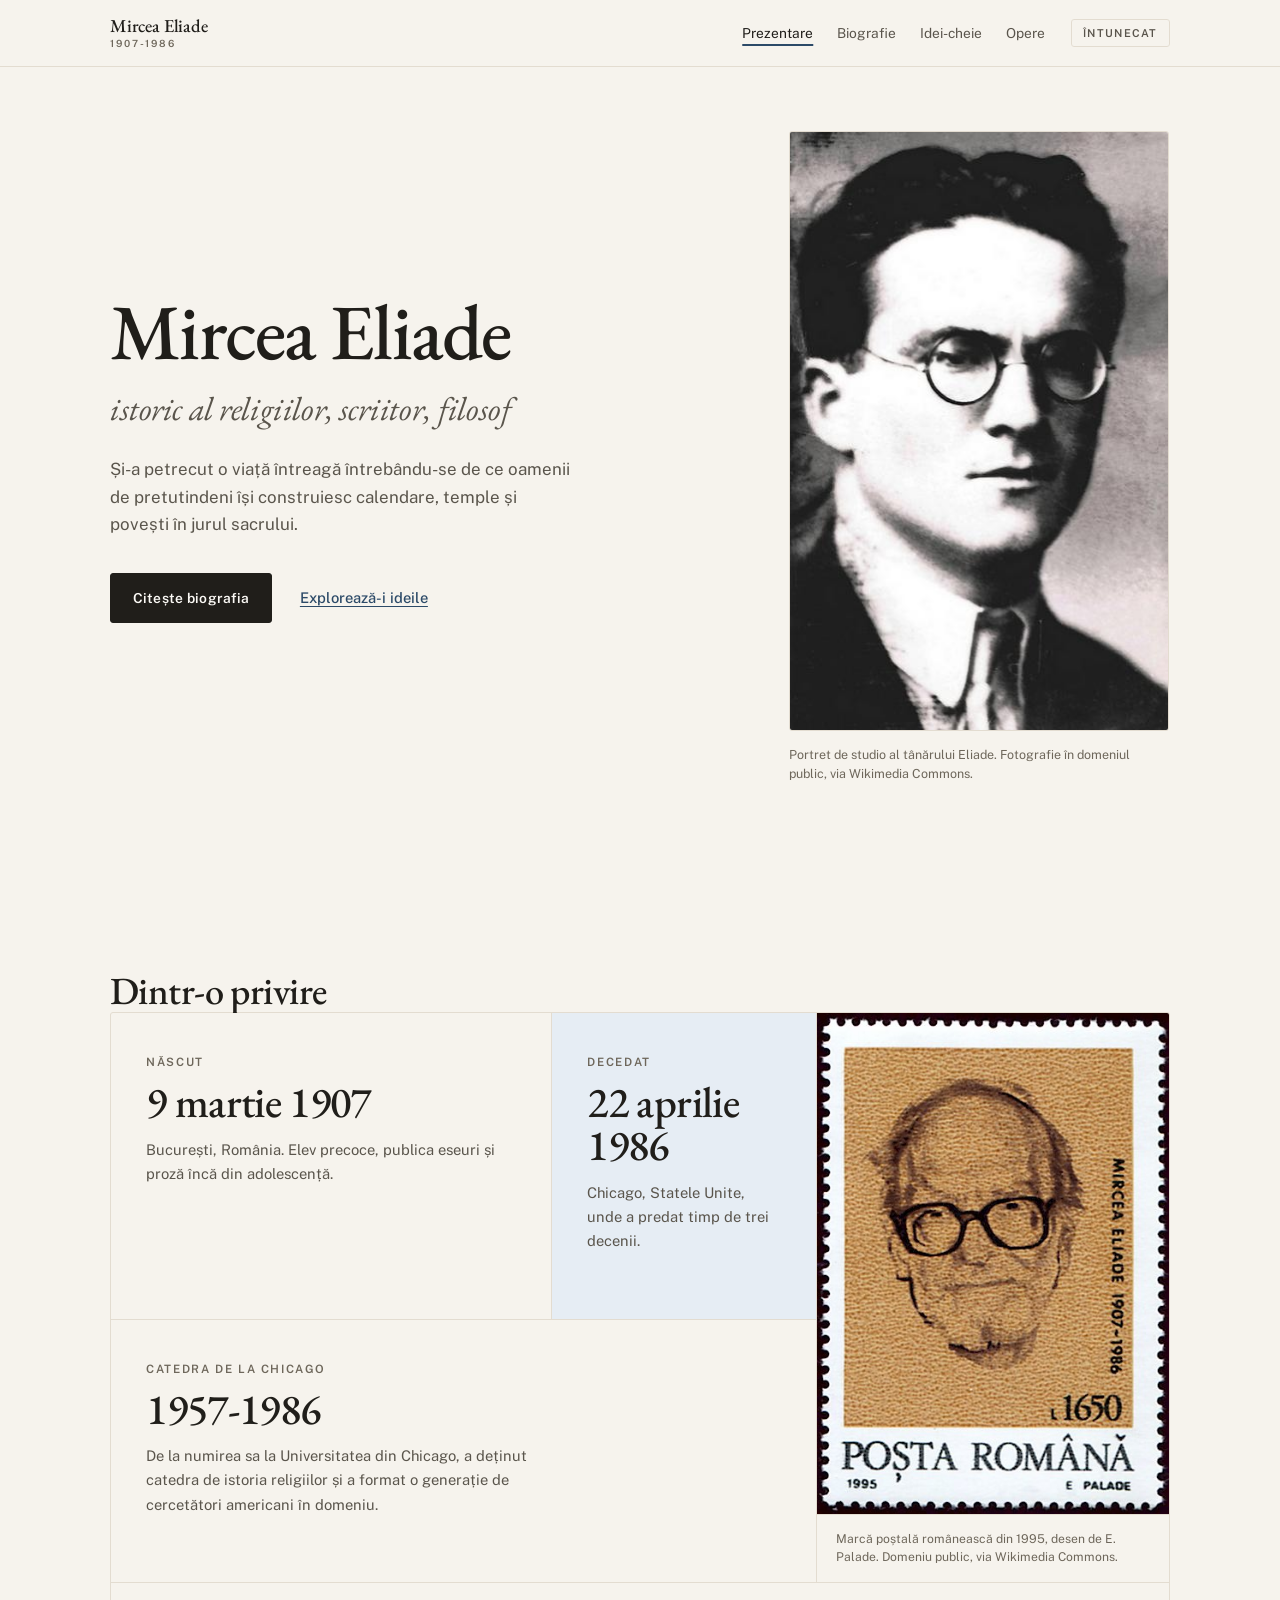
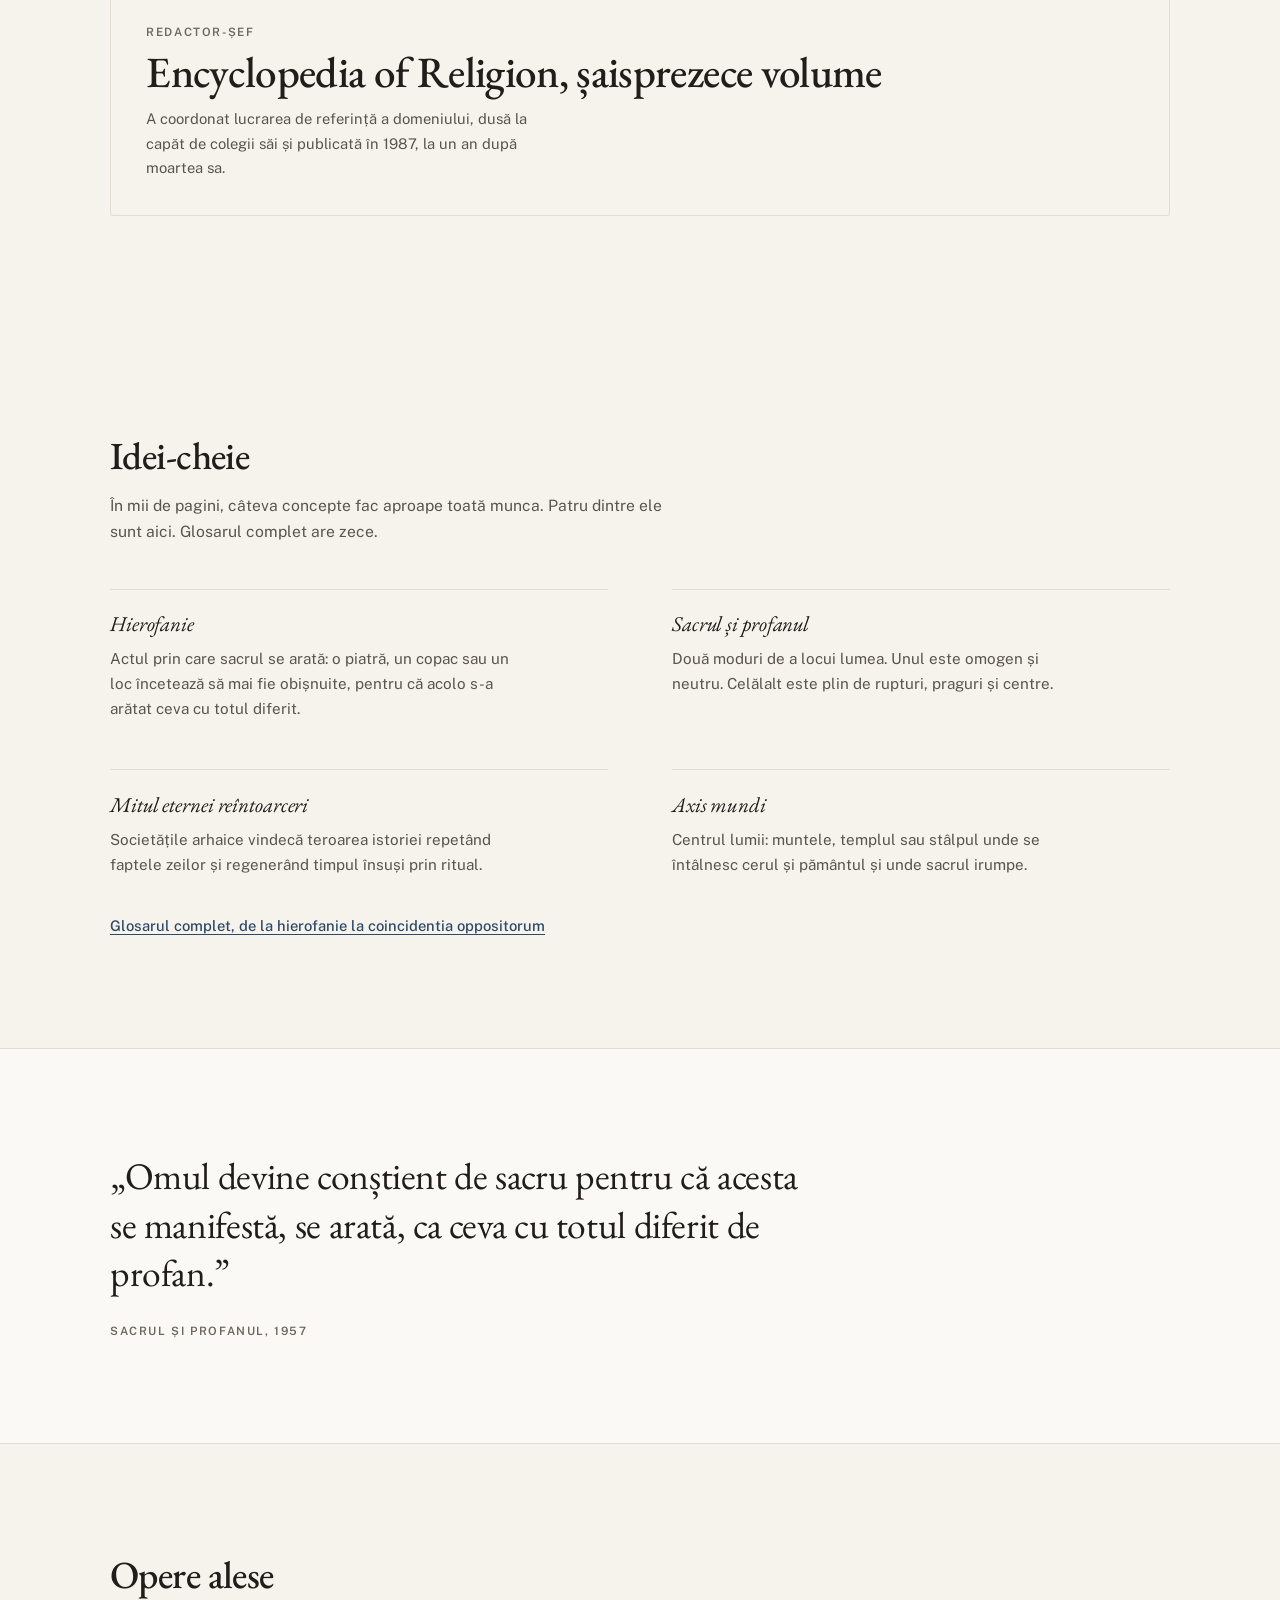
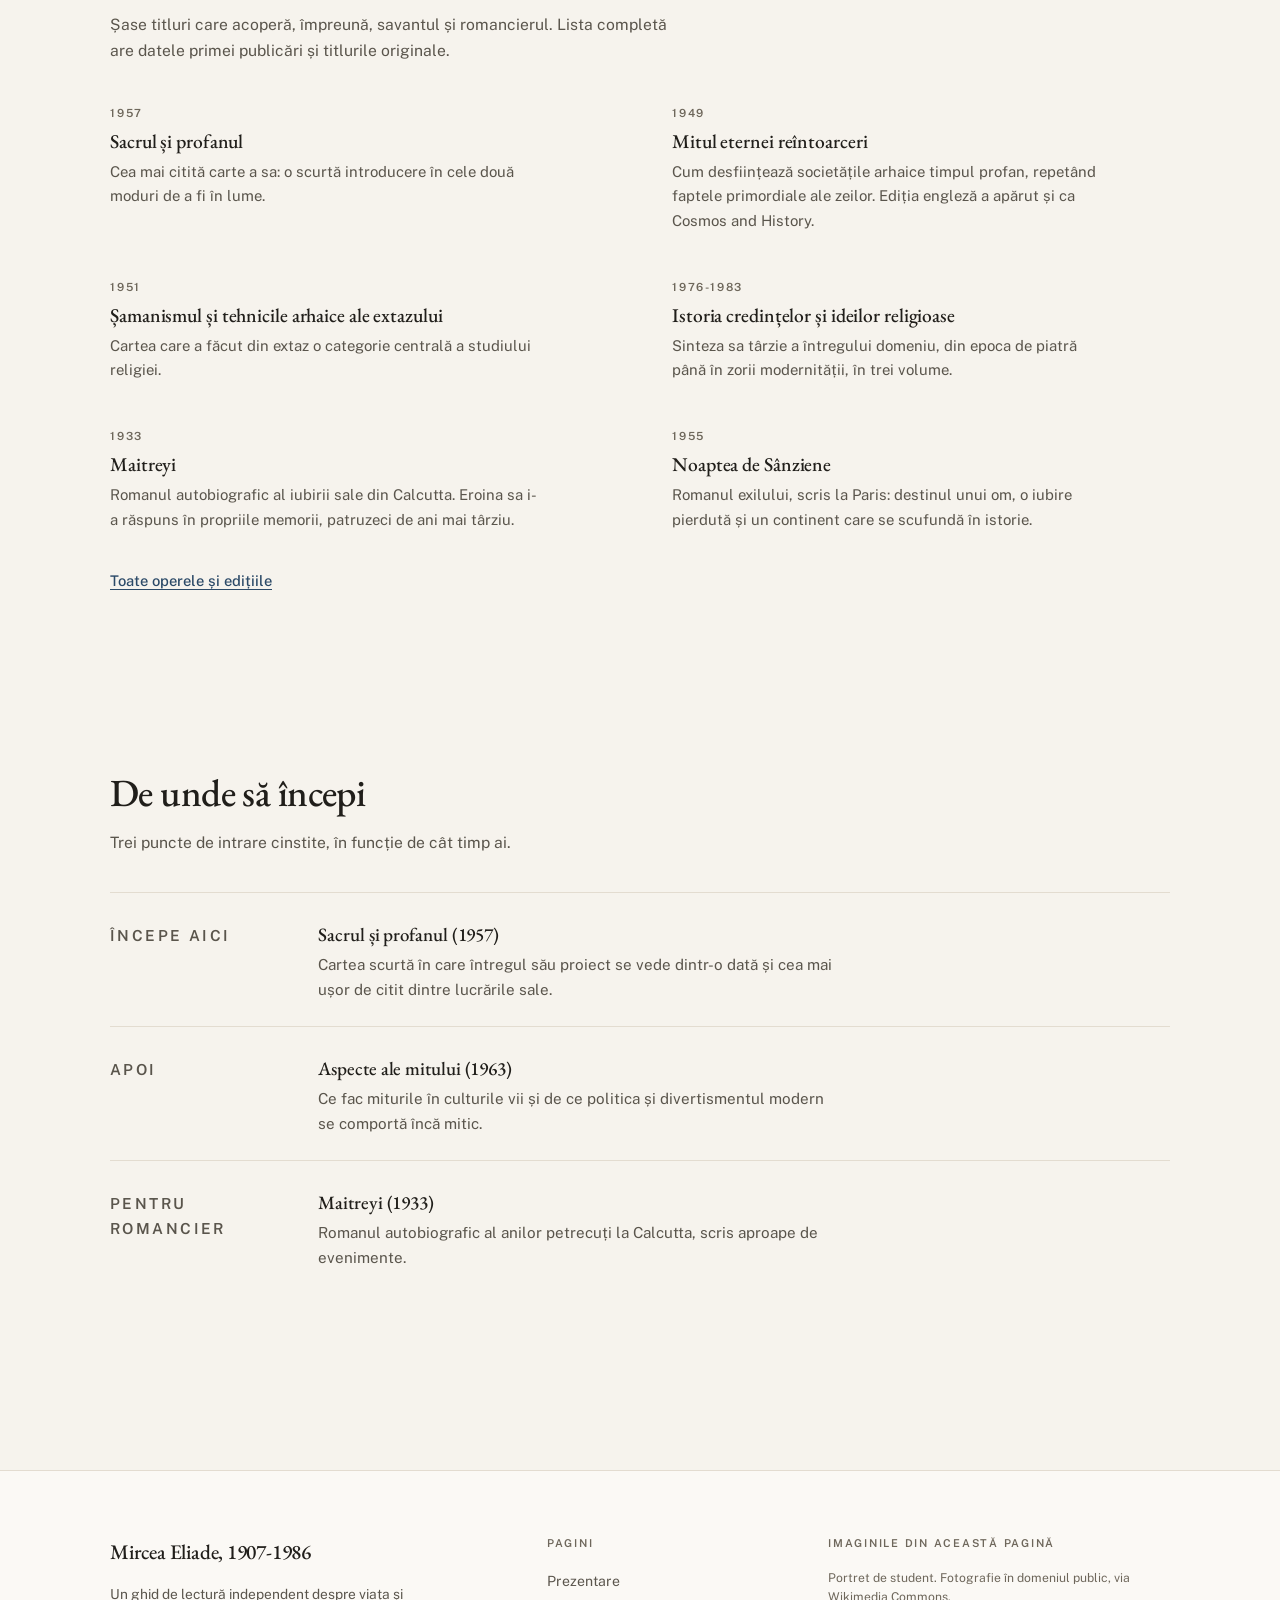
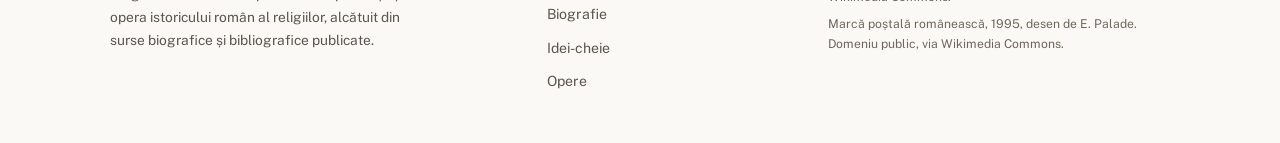
<file: index.html>
<!doctype html>
<html lang="ro" data-theme="light">
<head>
<meta charset="utf-8">
<meta name="viewport" content="width=device-width, initial-scale=1">
<title>Mircea Eliade, 1907-1986: istoric al religiilor</title>
<meta name="description" content="Un ghid de lectură despre Mircea Eliade: viața sa, de la București la Chicago, ideile-cheie din studiul sacrului și o bibliografie a lucrărilor sale științifice și literare.">
<link rel="stylesheet" href="assets/fonts/fonts.css">
<link rel="stylesheet" href="css/style.css">
<script>
(function () {
  try {
    var stored = localStorage.getItem('eliade-theme');
    if (!stored) {
      stored = window.matchMedia('(prefers-color-scheme: dark)').matches ? 'dark' : 'light';
    }
    document.documentElement.setAttribute('data-theme', stored);
  } catch (e) { /* default light */ }
  try {
    if ('IntersectionObserver' in window &&
        !window.matchMedia('(prefers-reduced-motion: reduce)').matches) {
      document.documentElement.classList.add('js');
      // Safety net: if the main script never initialises (for example it is
      // missing or blocked), drop the class again so all content stays visible.
      window.setTimeout(function () {
        if (!window.__eliadeRevealReady) {
          document.documentElement.classList.remove('js');
        }
      }, 1500);
    }
  } catch (e) { /* leave content visible */ }
})();
</script>
</head>
<body>

<a class="skip-link" href="#main">Sari la conținut</a>

<header class="site-head">
  <div class="wrap">
    <a class="brand" href="index.html">
      <span class="brand-name">Mircea Eliade</span>
      <span class="brand-years">1907-1986</span>
    </a>
    <button class="nav-toggle" id="nav-toggle" type="button" aria-expanded="false" aria-controls="site-nav">Meniu</button>
    <nav class="site-nav" id="site-nav" aria-label="Principal">
      <ul class="nav-list">
        <li><a href="index.html" aria-current="page">Prezentare</a></li>
        <li><a href="biography.html">Biografie</a></li>
        <li><a href="ideas.html">Idei-cheie</a></li>
        <li><a href="works.html">Opere</a></li>
      </ul>
      <button class="theme-toggle" id="theme-toggle" type="button">Întunecat</button>
    </nav>
  </div>
</header>

<main id="main">

  <!-- Hero: asymmetric split, portrait on the right -->
  <section class="hero">
    <div class="wrap">
      <div class="hero-copy">
        <h1 class="hero-title" data-reveal>Mircea Eliade<span class="hero-role">istoric al religiilor, scriitor, filosof</span></h1>
        <p class="hero-sub" data-reveal>Și-a petrecut o viață întreagă întrebându-se de ce oamenii de pretutindeni își construiesc calendare, temple și povești în jurul sacrului.</p>
        <div class="hero-cta" data-reveal>
          <a class="btn" href="biography.html">Citește biografia</a>
          <a class="link-plain" href="ideas.html">Explorează-i ideile</a>
        </div>
      </div>
      <figure class="hero-figure" data-reveal>
        <img src="assets/img/eliade-1920s.jpg" width="379" height="600" alt="Portret de studio al tânărului Mircea Eliade, în costum închis și ochelari rotunzi." fetchpriority="high">
        <figcaption>Portret de studio al tânărului Eliade. Fotografie în domeniul public, via Wikimedia Commons.</figcaption>
      </figure>
    </div>
  </section>

  <!-- Facts, asymmetric bento with one image cell and one tinted cell -->
  <section class="section" aria-labelledby="glance-title">
    <div class="wrap">
      <div class="sect-head" data-reveal>
        <h2 id="glance-title">Dintr-o privire</h2>
      </div>
      <div class="bento" data-reveal>
        <div class="bento-cell cell-5">
          <p class="fact-num"><small>Născut</small>9 martie 1907</p>
          <p class="fact-note">București, România. Elev precoce, publica eseuri și proză încă din adolescență.</p>
        </div>
        <div class="bento-cell cell-3 bento-cell--tint">
          <p class="fact-num"><small>Decedat</small>22 aprilie 1986</p>
          <p class="fact-note">Chicago, Statele Unite, unde a predat timp de trei decenii.</p>
        </div>
        <figure class="bento-cell cell-4 bento-cell--picture cell-rows-2">
          <img src="assets/img/portrait-eliade.jpg" width="411" height="585" alt="Portret gravat al lui Mircea Eliade pe o marcă poștală românească din 1995." loading="lazy">
          <figcaption>Marcă poștală românească din 1995, desen de E. Palade. Domeniu public, via Wikimedia Commons.</figcaption>
        </figure>
        <div class="bento-cell cell-8">
          <p class="fact-num"><small>Catedra de la Chicago</small>1957-1986</p>
          <p class="fact-note">De la numirea sa la Universitatea din Chicago, a deținut catedra de istoria religiilor și a format o generație de cercetători americani în domeniu.</p>
        </div>
        <div class="bento-cell cell-12">
          <p class="fact-num"><small>Redactor-șef</small>Encyclopedia of Religion, șaisprezece volume</p>
          <p class="fact-note">A coordonat lucrarea de referință a domeniului, dusă la capăt de colegii săi și publicată în 1987, la un an după moartea sa.</p>
        </div>
      </div>
    </div>
  </section>

  <!-- Ideas preview -->
  <section class="section" aria-labelledby="ideas-title">
    <div class="wrap">
      <div class="sect-head" data-reveal>
        <h2 id="ideas-title">Idei-cheie</h2>
        <p class="sect-note">În mii de pagini, câteva concepte fac aproape toată munca. Patru dintre ele sunt aici. Glosarul complet are zece.</p>
      </div>
      <div class="idea-grid" data-reveal-group>
        <article class="idea-card" data-reveal>
          <h3>Hierofanie</h3>
          <p>Actul prin care sacrul se arată: o piatră, un copac sau un loc încetează să mai fie obișnuite, pentru că acolo s-a arătat ceva cu totul diferit.</p>
        </article>
        <article class="idea-card" data-reveal>
          <h3>Sacrul și profanul</h3>
          <p>Două moduri de a locui lumea. Unul este omogen și neutru. Celălalt este plin de rupturi, praguri și centre.</p>
        </article>
        <article class="idea-card" data-reveal>
          <h3>Mitul eternei reîntoarceri</h3>
          <p>Societățile arhaice vindecă teroarea istoriei repetând faptele zeilor și regenerând timpul însuși prin ritual.</p>
        </article>
        <article class="idea-card" data-reveal>
          <h3>Axis mundi</h3>
          <p>Centrul lumii: muntele, templul sau stâlpul unde se întâlnesc cerul și pământul și unde sacrul irumpe.</p>
        </article>
      </div>
      <p class="sect-more" data-reveal><a class="link-plain" href="ideas.html">Glosarul complet, de la hierofanie la coincidentia oppositorum</a></p>
    </div>
  </section>

  <!-- Quote band -->
  <section class="quote-band" aria-label="Citare din Sacrul și profanul">
    <div class="wrap">
      <blockquote data-reveal>
        <p>&bdquo;Omul devine conștient de sacru pentru că acesta se manifestă, se arată, ca ceva cu totul diferit de profan.&rdquo;</p>
        <cite>Sacrul și profanul, 1957</cite>
      </blockquote>
    </div>
  </section>

  <!-- Works preview -->
  <section class="section" aria-labelledby="works-title">
    <div class="wrap">
      <div class="sect-head" data-reveal>
        <h2 id="works-title">Opere alese</h2>
        <p class="sect-note">Șase titluri care acoperă, împreună, savantul și romancierul. Lista completă are datele primei publicări și titlurile originale.</p>
      </div>
      <div class="work-preview" data-reveal-group>
        <article class="work-item" data-reveal>
          <span class="w-year">1957</span>
          <h3>Sacrul și profanul</h3>
          <p>Cea mai citită carte a sa: o scurtă introducere în cele două moduri de a fi în lume.</p>
        </article>
        <article class="work-item" data-reveal>
          <span class="w-year">1949</span>
          <h3>Mitul eternei reîntoarceri</h3>
          <p>Cum desființează societățile arhaice timpul profan, repetând faptele primordiale ale zeilor. Ediția engleză a apărut și ca Cosmos and History.</p>
        </article>
        <article class="work-item" data-reveal>
          <span class="w-year">1951</span>
          <h3>Șamanismul și tehnicile arhaice ale extazului</h3>
          <p>Cartea care a făcut din extaz o categorie centrală a studiului religiei.</p>
        </article>
        <article class="work-item" data-reveal>
          <span class="w-year">1976-1983</span>
          <h3>Istoria credințelor și ideilor religioase</h3>
          <p>Sinteza sa târzie a întregului domeniu, din epoca de piatră până în zorii modernității, în trei volume.</p>
        </article>
        <article class="work-item" data-reveal>
          <span class="w-year">1933</span>
          <h3>Maitreyi</h3>
          <p>Romanul autobiografic al iubirii sale din Calcutta. Eroina sa i-a răspuns în propriile memorii, patruzeci de ani mai târziu.</p>
        </article>
        <article class="work-item" data-reveal>
          <span class="w-year">1955</span>
          <h3>Noaptea de Sânziene</h3>
          <p>Romanul exilului, scris la Paris: destinul unui om, o iubire pierdută și un continent care se scufundă în istorie.</p>
        </article>
      </div>
      <p class="sect-more" data-reveal><a class="link-plain" href="works.html">Toate operele și edițiile</a></p>
    </div>
  </section>

  <!-- Where to start -->
  <section class="section-tight" aria-labelledby="start-title">
    <div class="wrap">
      <div class="sect-head" data-reveal>
        <h2 id="start-title">De unde să începi</h2>
        <p class="sect-note">Trei puncte de intrare cinstite, în funcție de cât timp ai.</p>
      </div>
      <div class="start-rows">
        <div class="start-row" data-reveal>
          <p class="label">Începe aici</p>
          <div>
            <h3>Sacrul și profanul (1957)</h3>
            <p>Cartea scurtă în care întregul său proiect se vede dintr-o dată și cea mai ușor de citit dintre lucrările sale.</p>
          </div>
        </div>
        <div class="start-row" data-reveal>
          <p class="label">Apoi</p>
          <div>
            <h3>Aspecte ale mitului (1963)</h3>
            <p>Ce fac miturile în culturile vii și de ce politica și divertismentul modern se comportă încă mitic.</p>
          </div>
        </div>
        <div class="start-row" data-reveal>
          <p class="label">Pentru romancier</p>
          <div>
            <h3>Maitreyi (1933)</h3>
            <p>Romanul autobiografic al anilor petrecuți la Calcutta, scris aproape de evenimente.</p>
          </div>
        </div>
      </div>
    </div>
  </section>

</main>

<footer class="site-foot">
  <div class="wrap">
    <div class="foot-grid">
      <div>
        <p class="foot-brand">Mircea Eliade, 1907-1986</p>
        <p class="foot-note">Un ghid de lectură independent despre viața și opera istoricului român al religiilor, alcătuit din surse biografice și bibliografice publicate.</p>
      </div>
      <div>
        <p class="foot-head">Pagini</p>
        <ul class="foot-list">
          <li><a href="index.html">Prezentare</a></li>
          <li><a href="biography.html">Biografie</a></li>
          <li><a href="ideas.html">Idei-cheie</a></li>
          <li><a href="works.html">Opere</a></li>
        </ul>
      </div>
      <div>
        <p class="foot-head">Imaginile din această pagină</p>
        <ul class="credits">
          <li>Portret de student. Fotografie în domeniul public, via Wikimedia Commons.</li>
          <li>Marcă poștală românească, 1995, desen de E. Palade. Domeniu public, via Wikimedia Commons.</li>
        </ul>
      </div>
    </div>
  </div>
</footer>

<script src="js/main.js" defer></script>
</body>
</html>
</file>
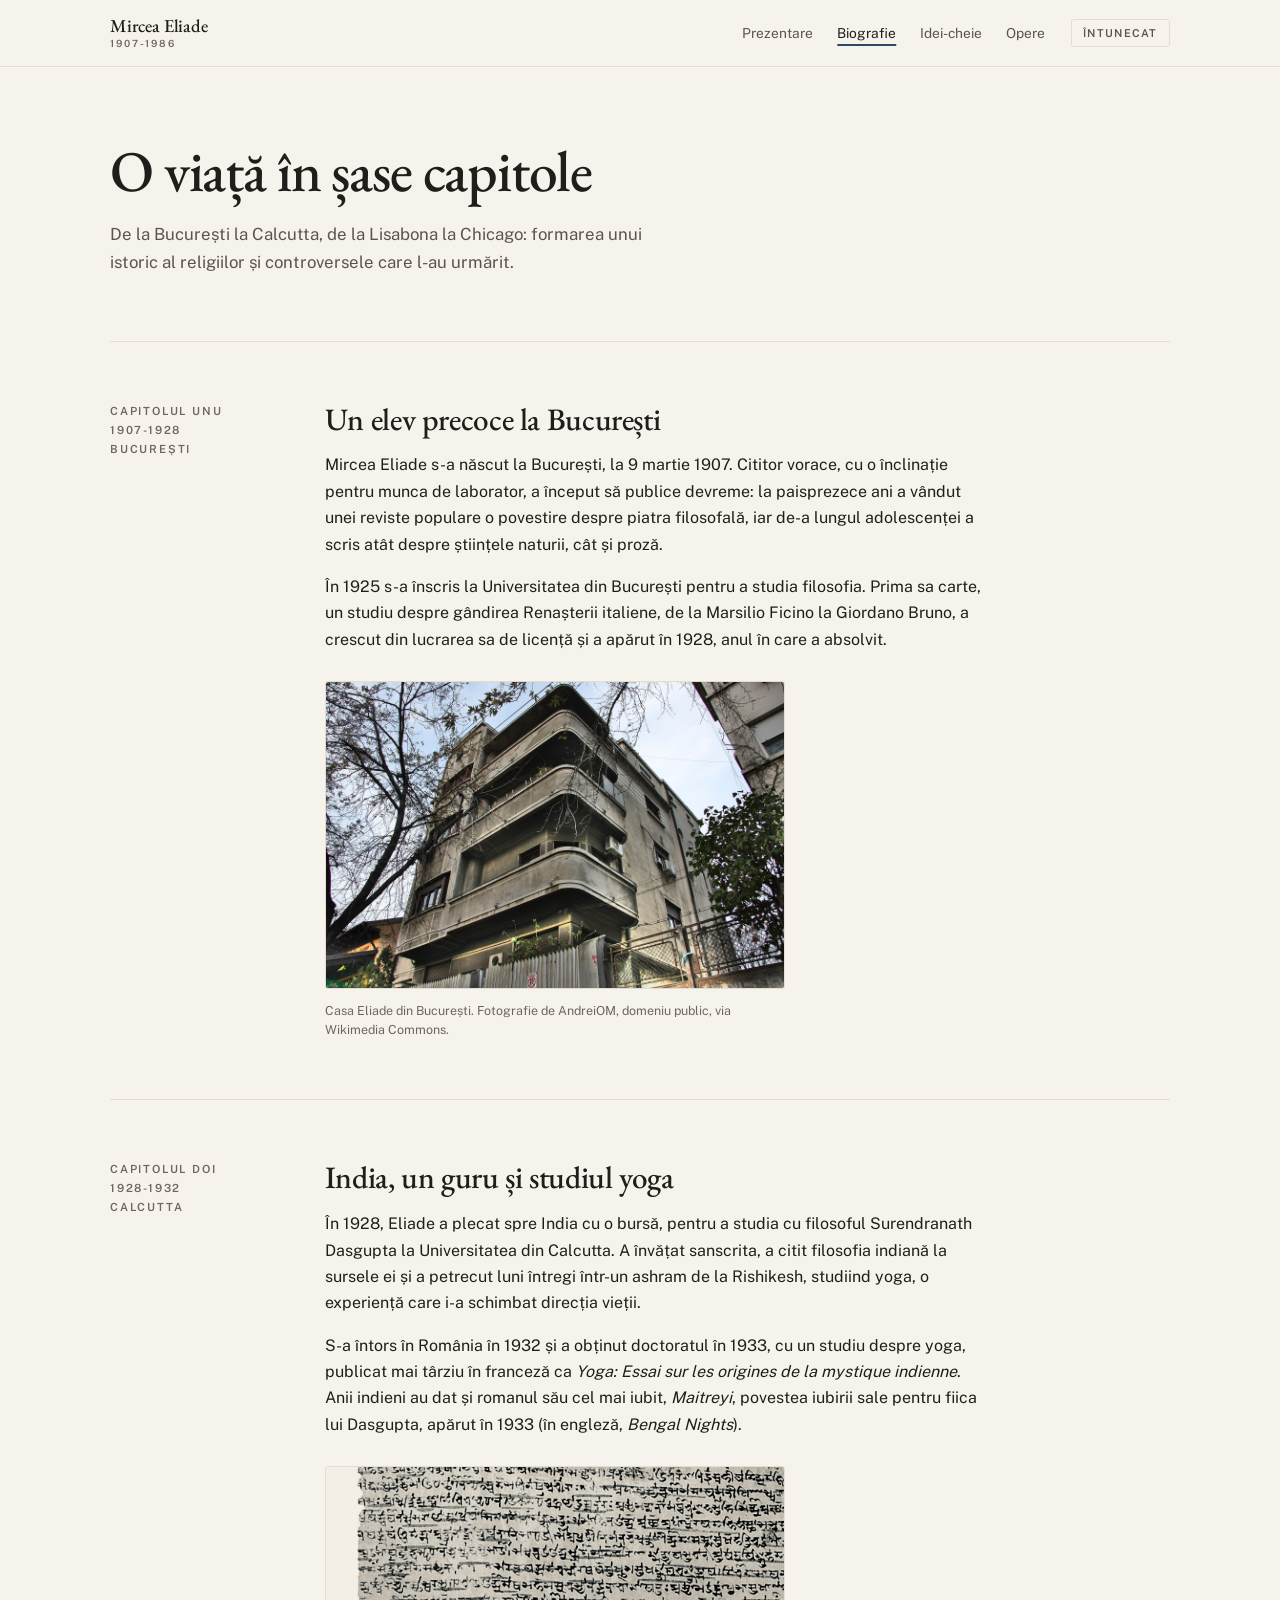
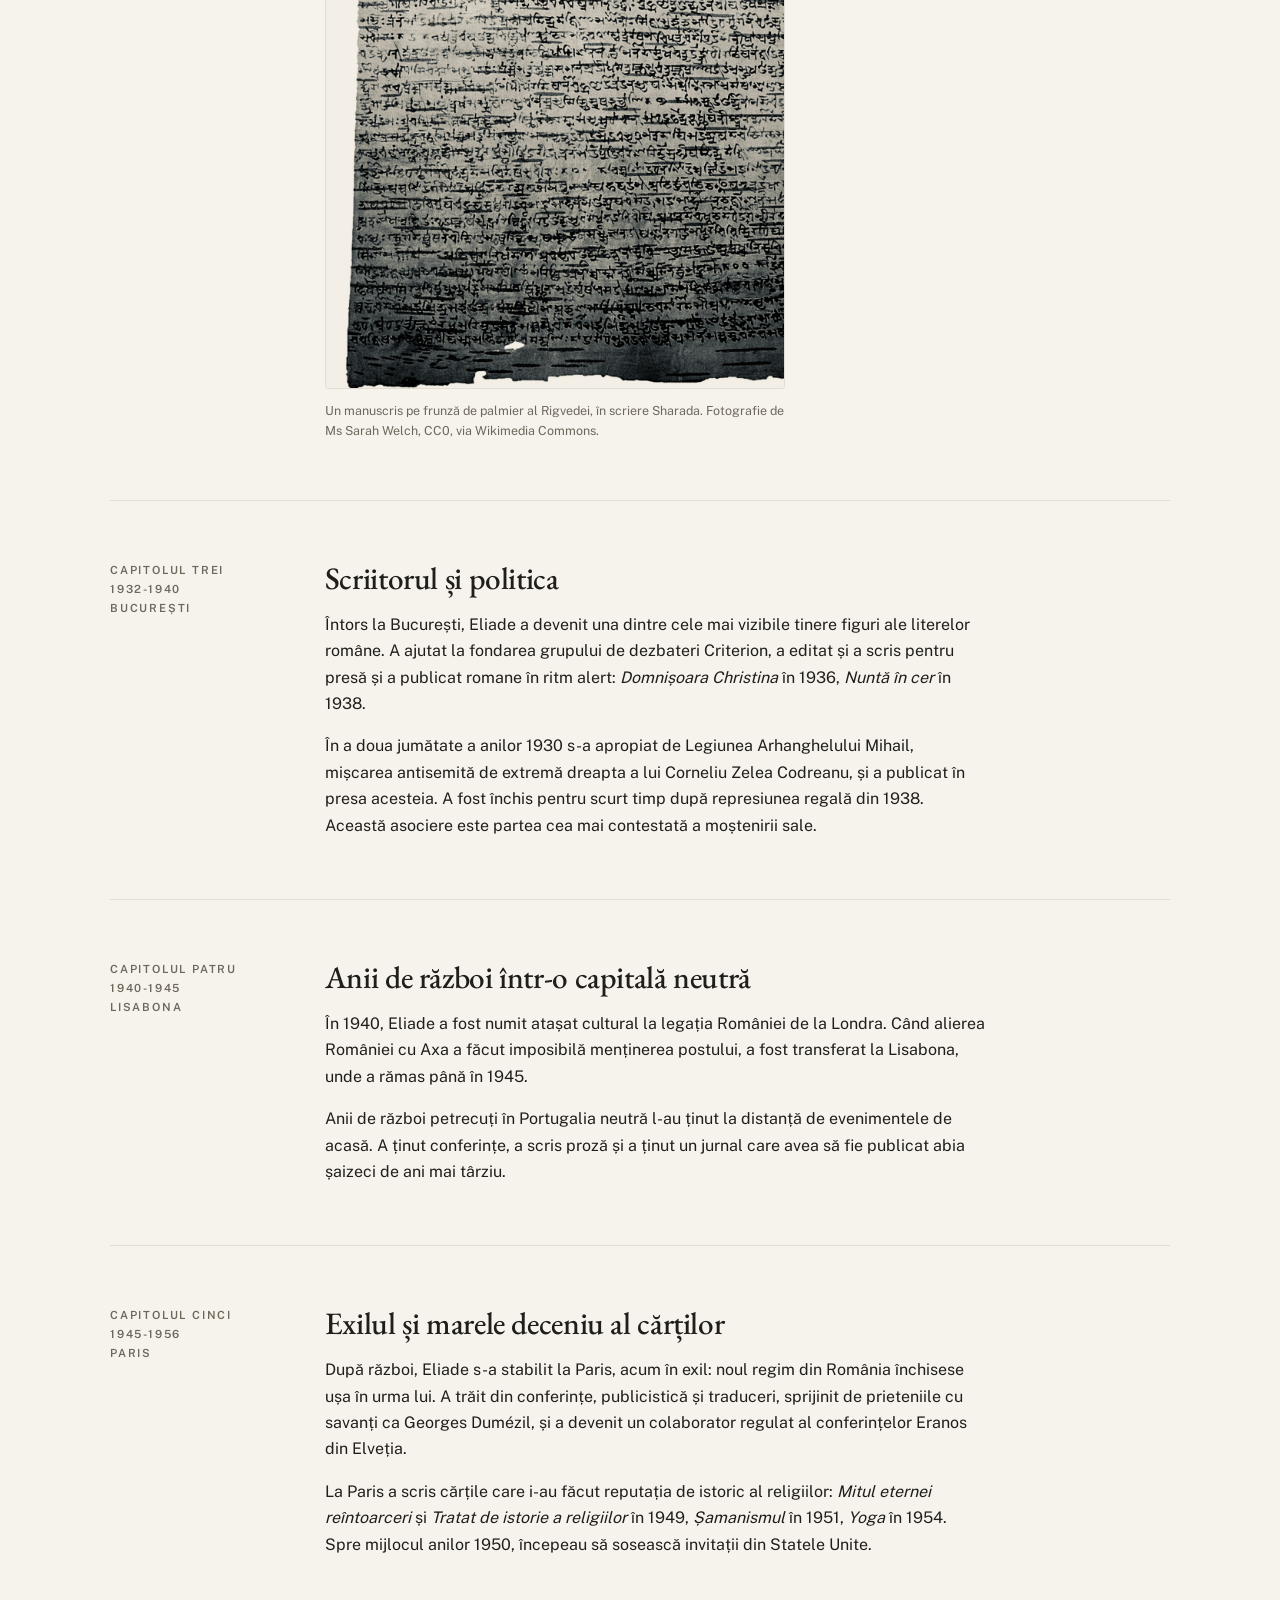
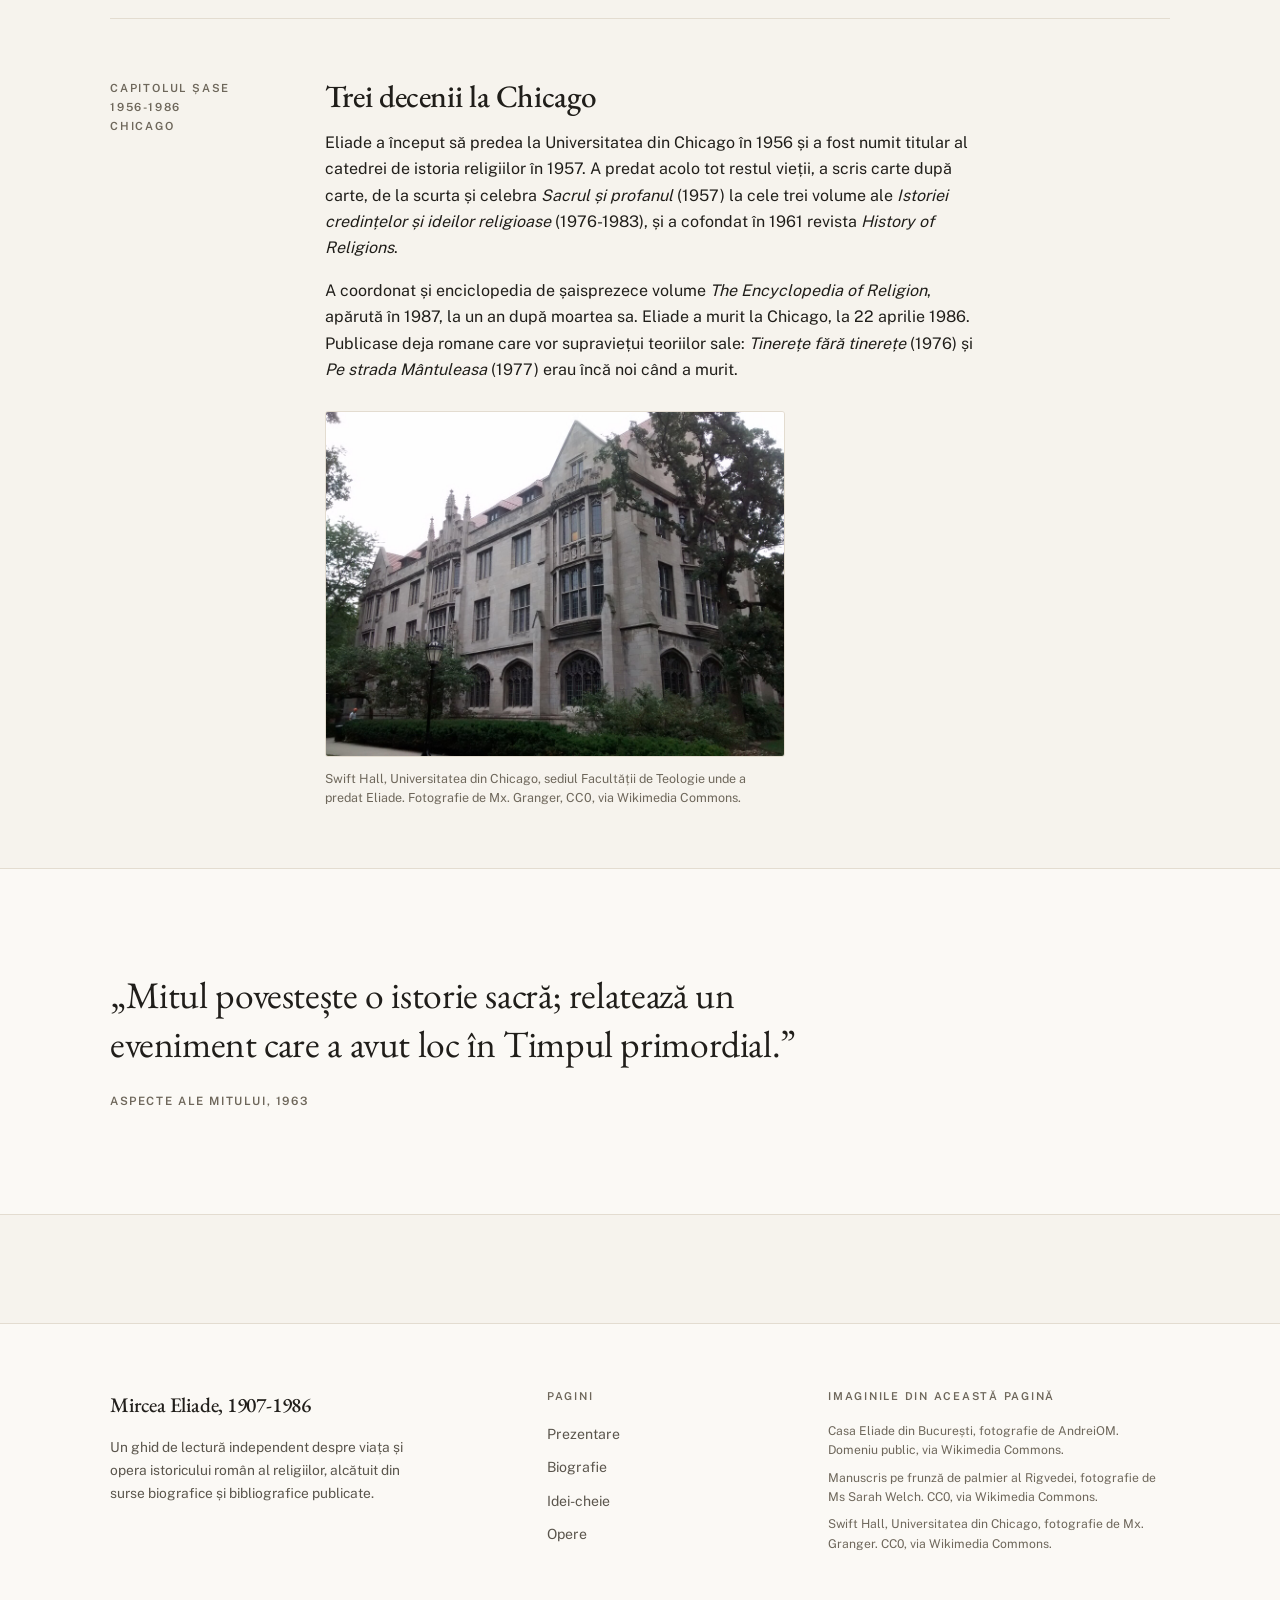
<file: biography.html>
<!doctype html>
<html lang="ro" data-theme="light">
<head>
<meta charset="utf-8">
<meta name="viewport" content="width=device-width, initial-scale=1">
<title>Biografie | Mircea Eliade, 1907-1986</title>
<meta name="description" content="Viața lui Mircea Eliade în șase capitole: București, Calcutta, anii legionari, Lisabona în timpul războiului, exilul la Paris și trei decenii la Universitatea din Chicago.">
<link rel="stylesheet" href="assets/fonts/fonts.css">
<link rel="stylesheet" href="css/style.css">
<script>
(function () {
  try {
    var stored = localStorage.getItem('eliade-theme');
    if (!stored) {
      stored = window.matchMedia('(prefers-color-scheme: dark)').matches ? 'dark' : 'light';
    }
    document.documentElement.setAttribute('data-theme', stored);
  } catch (e) { /* default light */ }
  try {
    if ('IntersectionObserver' in window &&
        !window.matchMedia('(prefers-reduced-motion: reduce)').matches) {
      document.documentElement.classList.add('js');
      // Safety net: if the main script never initialises, drop the class
      // again so all content stays visible.
      window.setTimeout(function () {
        if (!window.__eliadeRevealReady) {
          document.documentElement.classList.remove('js');
        }
      }, 1500);
    }
  } catch (e) { /* leave content visible */ }
})();
</script>
</head>
<body>

<a class="skip-link" href="#main">Sari la conținut</a>

<header class="site-head">
  <div class="wrap">
    <a class="brand" href="index.html">
      <span class="brand-name">Mircea Eliade</span>
      <span class="brand-years">1907-1986</span>
    </a>
    <button class="nav-toggle" id="nav-toggle" type="button" aria-expanded="false" aria-controls="site-nav">Meniu</button>
    <nav class="site-nav" id="site-nav" aria-label="Principal">
      <ul class="nav-list">
        <li><a href="index.html">Prezentare</a></li>
        <li><a href="biography.html" aria-current="page">Biografie</a></li>
        <li><a href="ideas.html">Idei-cheie</a></li>
        <li><a href="works.html">Opere</a></li>
      </ul>
      <button class="theme-toggle" id="theme-toggle" type="button">Întunecat</button>
    </nav>
  </div>
</header>

<main id="main">

  <section class="page-head">
    <div class="wrap">
      <h1 data-reveal>O viață în șase capitole</h1>
      <p class="dek" data-reveal>De la București la Calcutta, de la Lisabona la Chicago: formarea unui istoric al religiilor și controversele care l-au urmărit.</p>
    </div>
  </section>

  <div class="wrap">
    <div class="rail">

      <article class="chapter" data-reveal>
        <div class="chapter-year">
          <p class="label">Capitolul unu<br>1907-1928<br>București</p>
        </div>
        <div class="chapter-body">
          <h2>Un elev precoce la București</h2>
          <p>Mircea Eliade s-a născut la București, la 9 martie 1907. Cititor vorace, cu o înclinație pentru munca de laborator, a început să publice devreme: la paisprezece ani a vândut unei reviste populare o povestire despre piatra filosofală, iar de-a lungul adolescenței a scris atât despre științele naturii, cât și proză.</p>
          <p>În 1925 s-a înscris la Universitatea din București pentru a studia filosofia. Prima sa carte, un studiu despre gândirea Renașterii italiene, de la Marsilio Ficino la Giordano Bruno, a crescut din lucrarea sa de licență și a apărut în 1928, anul în care a absolvit.</p>
          <figure class="chapter-figure">
            <img src="assets/img/casa-eliade.jpg" width="1920" height="1280" alt="O clădire înaltă de beton, cu balcoane curbate, văzută de jos, printre copaci iarna." loading="lazy">
            <figcaption>Casa Eliade din București. Fotografie de AndreiOM, domeniu public, via Wikimedia Commons.</figcaption>
          </figure>
        </div>
      </article>

      <article class="chapter" data-reveal>
        <div class="chapter-year">
          <p class="label">Capitolul doi<br>1928-1932<br>Calcutta</p>
        </div>
        <div class="chapter-body">
          <h2>India, un guru și studiul yoga</h2>
          <p>În 1928, Eliade a plecat spre India cu o bursă, pentru a studia cu filosoful Surendranath Dasgupta la Universitatea din Calcutta. A învățat sanscrita, a citit filosofia indiană la sursele ei și a petrecut luni întregi într-un ashram de la Rishikesh, studiind yoga, o experiență care i-a schimbat direcția vieții.</p>
          <p>S-a întors în România în 1932 și a obținut doctoratul în 1933, cu un studiu despre yoga, publicat mai târziu în franceză ca <em>Yoga: Essai sur les origines de la mystique indienne</em>. Anii indieni au dat și romanul său cel mai iubit, <em>Maitreyi</em>, povestea iubirii sale pentru fiica lui Dasgupta, apărut în 1933 (în engleză, <em>Bengal Nights</em>).</p>
          <figure class="chapter-figure">
            <img src="assets/img/manuscript-rigveda.jpg" width="1192" height="1356" alt="Un manuscris pe frunză de palmier al Rigvedei, acoperit dens cu scriere Sharada." loading="lazy">
            <figcaption>Un manuscris pe frunză de palmier al Rigvedei, în scriere Sharada. Fotografie de Ms Sarah Welch, CC0, via Wikimedia Commons.</figcaption>
          </figure>
        </div>
      </article>

      <article class="chapter" data-reveal>
        <div class="chapter-year">
          <p class="label">Capitolul trei<br>1932-1940<br>București</p>
        </div>
        <div class="chapter-body">
          <h2>Scriitorul și politica</h2>
          <p>Întors la București, Eliade a devenit una dintre cele mai vizibile tinere figuri ale literelor române. A ajutat la fondarea grupului de dezbateri Criterion, a editat și a scris pentru presă și a publicat romane în ritm alert: <em>Domnișoara Christina</em> în 1936, <em>Nuntă în cer</em> în 1938.</p>
          <p>În a doua jumătate a anilor 1930 s-a apropiat de Legiunea Arhanghelului Mihail, mișcarea antisemită de extremă dreapta a lui Corneliu Zelea Codreanu, și a publicat în presa acesteia. A fost închis pentru scurt timp după represiunea regală din 1938. Această asociere este partea cea mai contestată a moștenirii sale.</p>
        </div>
      </article>

      <article class="chapter" data-reveal>
        <div class="chapter-year">
          <p class="label">Capitolul patru<br>1940-1945<br>Lisabona</p>
        </div>
        <div class="chapter-body">
          <h2>Anii de război într-o capitală neutră</h2>
          <p>În 1940, Eliade a fost numit atașat cultural la legația României de la Londra. Când alierea României cu Axa a făcut imposibilă menținerea postului, a fost transferat la Lisabona, unde a rămas până în 1945.</p>
          <p>Anii de război petrecuți în Portugalia neutră l-au ținut la distanță de evenimentele de acasă. A ținut conferințe, a scris proză și a ținut un jurnal care avea să fie publicat abia șaizeci de ani mai târziu.</p>
        </div>
      </article>

      <article class="chapter" data-reveal>
        <div class="chapter-year">
          <p class="label">Capitolul cinci<br>1945-1956<br>Paris</p>
        </div>
        <div class="chapter-body">
          <h2>Exilul și marele deceniu al cărților</h2>
          <p>După război, Eliade s-a stabilit la Paris, acum în exil: noul regim din România închisese ușa în urma lui. A trăit din conferințe, publicistică și traduceri, sprijinit de prieteniile cu savanți ca Georges Dumézil, și a devenit un colaborator regulat al conferințelor Eranos din Elveția.</p>
          <p>La Paris a scris cărțile care i-au făcut reputația de istoric al religiilor: <em>Mitul eternei reîntoarceri</em> și <em>Tratat de istorie a religiilor</em> în 1949, <em>Șamanismul</em> în 1951, <em>Yoga</em> în 1954. Spre mijlocul anilor 1950, începeau să sosească invitații din Statele Unite.</p>
        </div>
      </article>

      <article class="chapter" data-reveal>
        <div class="chapter-year">
          <p class="label">Capitolul șase<br>1956-1986<br>Chicago</p>
        </div>
        <div class="chapter-body">
          <h2>Trei decenii la Chicago</h2>
          <p>Eliade a început să predea la Universitatea din Chicago în 1956 și a fost numit titular al catedrei de istoria religiilor în 1957. A predat acolo tot restul vieții, a scris carte după carte, de la scurta și celebra <em>Sacrul și profanul</em> (1957) la cele trei volume ale <em>Istoriei credințelor și ideilor religioase</em> (1976-1983), și a cofondat în 1961 revista <em>History of Religions</em>.</p>
          <p>A coordonat și enciclopedia de șaisprezece volume <em>The Encyclopedia of Religion</em>, apărută în 1987, la un an după moartea sa. Eliade a murit la Chicago, la 22 aprilie 1986. Publicase deja romane care vor supraviețui teoriilor sale: <em>Tinerețe fără tinerețe</em> (1976) și <em>Pe strada Mântuleasa</em> (1977) erau încă noi când a murit.</p>
          <figure class="chapter-figure">
            <img src="assets/img/swift-hall.jpg" width="1920" height="1440" alt="Fațada gotică de piatră și turnul clădirii Swift Hall de la Universitatea din Chicago." loading="lazy">
            <figcaption>Swift Hall, Universitatea din Chicago, sediul Facultății de Teologie unde a predat Eliade. Fotografie de Mx. Granger, CC0, via Wikimedia Commons.</figcaption>
          </figure>
        </div>
      </article>

    </div>
  </div>

  <!-- Quote band -->
  <section class="quote-band" aria-label="Citare din Aspecte ale mitului">
    <div class="wrap">
      <blockquote data-reveal>
        <p>&bdquo;Mitul povestește o istorie sacră; relatează un eveniment care a avut loc în Timpul primordial.&rdquo;</p>
        <cite>Aspecte ale mitului, 1963</cite>
      </blockquote>
    </div>
  </section>

</main>

<footer class="site-foot">
  <div class="wrap">
    <div class="foot-grid">
      <div>
        <p class="foot-brand">Mircea Eliade, 1907-1986</p>
        <p class="foot-note">Un ghid de lectură independent despre viața și opera istoricului român al religiilor, alcătuit din surse biografice și bibliografice publicate.</p>
      </div>
      <div>
        <p class="foot-head">Pagini</p>
        <ul class="foot-list">
          <li><a href="index.html">Prezentare</a></li>
          <li><a href="biography.html">Biografie</a></li>
          <li><a href="ideas.html">Idei-cheie</a></li>
          <li><a href="works.html">Opere</a></li>
        </ul>
      </div>
      <div>
        <p class="foot-head">Imaginile din această pagină</p>
        <ul class="credits">
          <li>Casa Eliade din București, fotografie de AndreiOM. Domeniu public, via Wikimedia Commons.</li>
          <li>Manuscris pe frunză de palmier al Rigvedei, fotografie de Ms Sarah Welch. CC0, via Wikimedia Commons.</li>
          <li>Swift Hall, Universitatea din Chicago, fotografie de Mx. Granger. CC0, via Wikimedia Commons.</li>
        </ul>
      </div>
    </div>
  </div>
</footer>

<script src="js/main.js" defer></script>
</body>
</html>
</file>
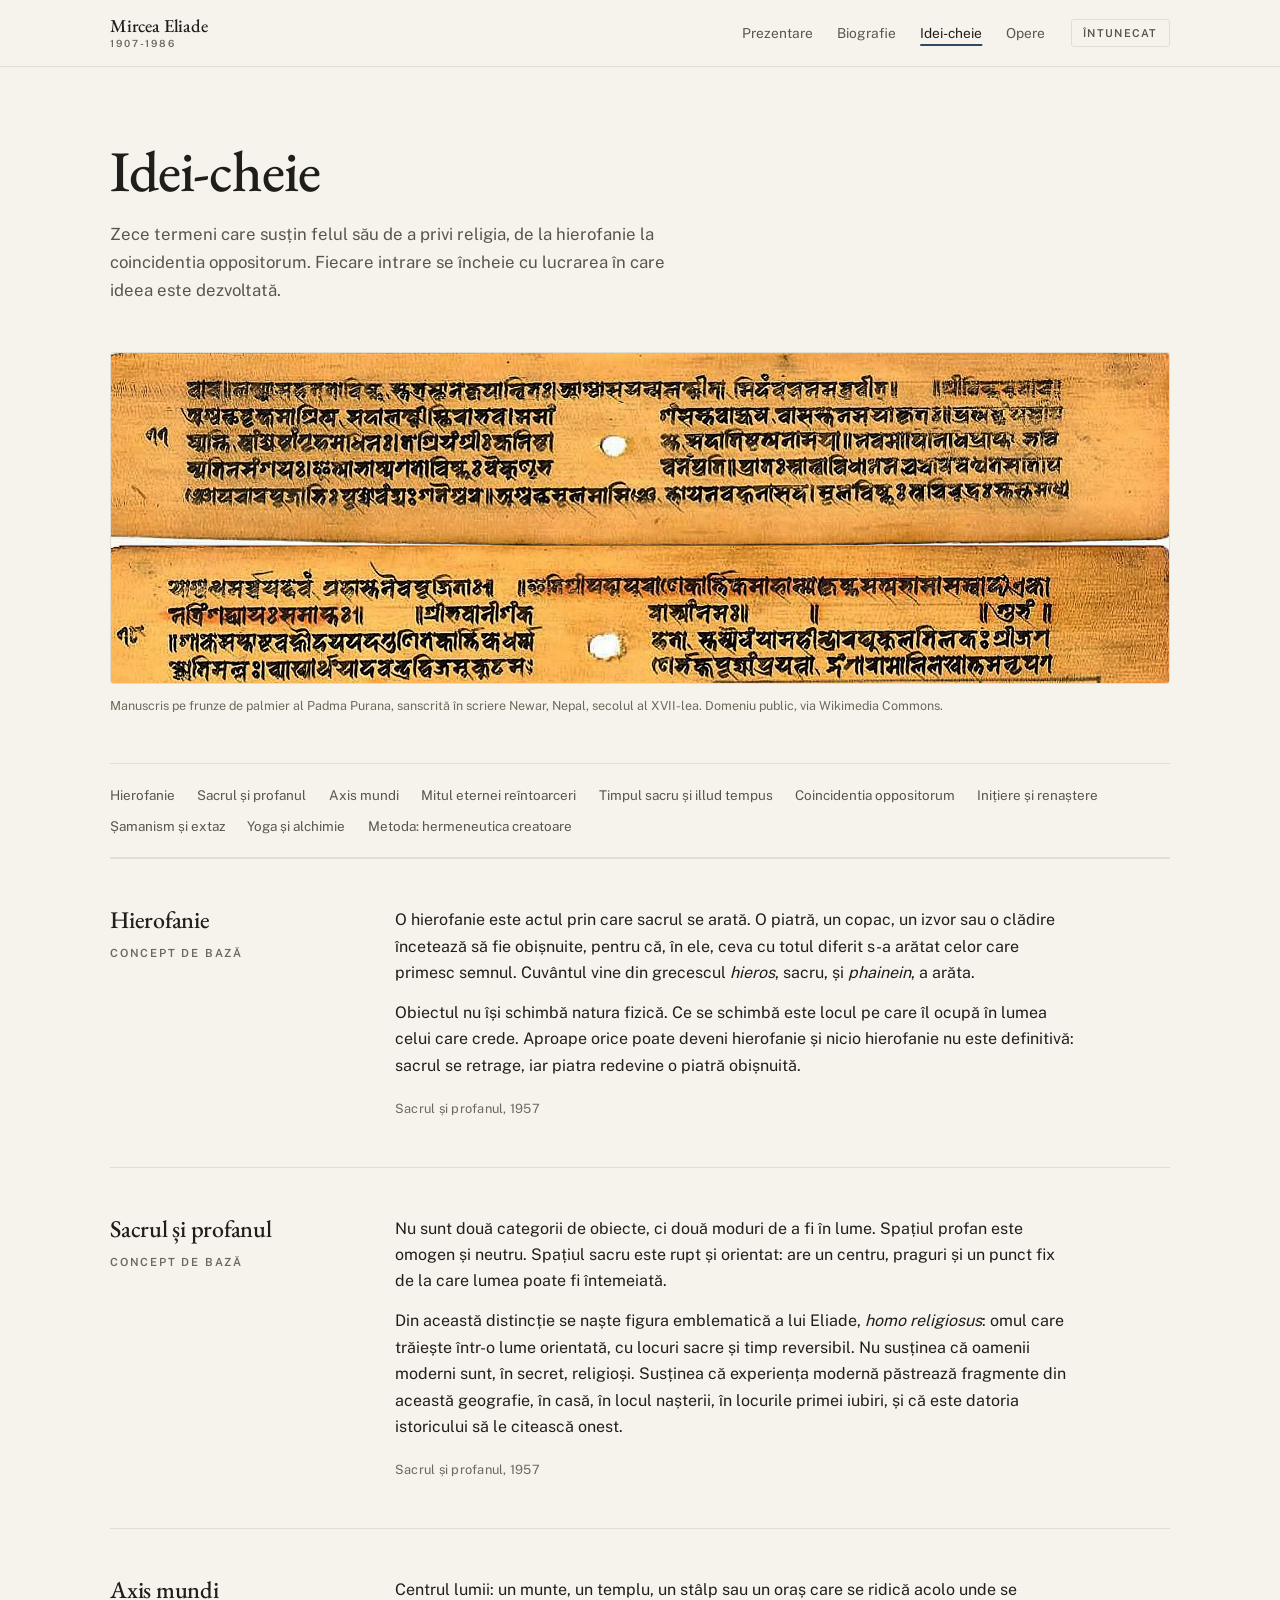
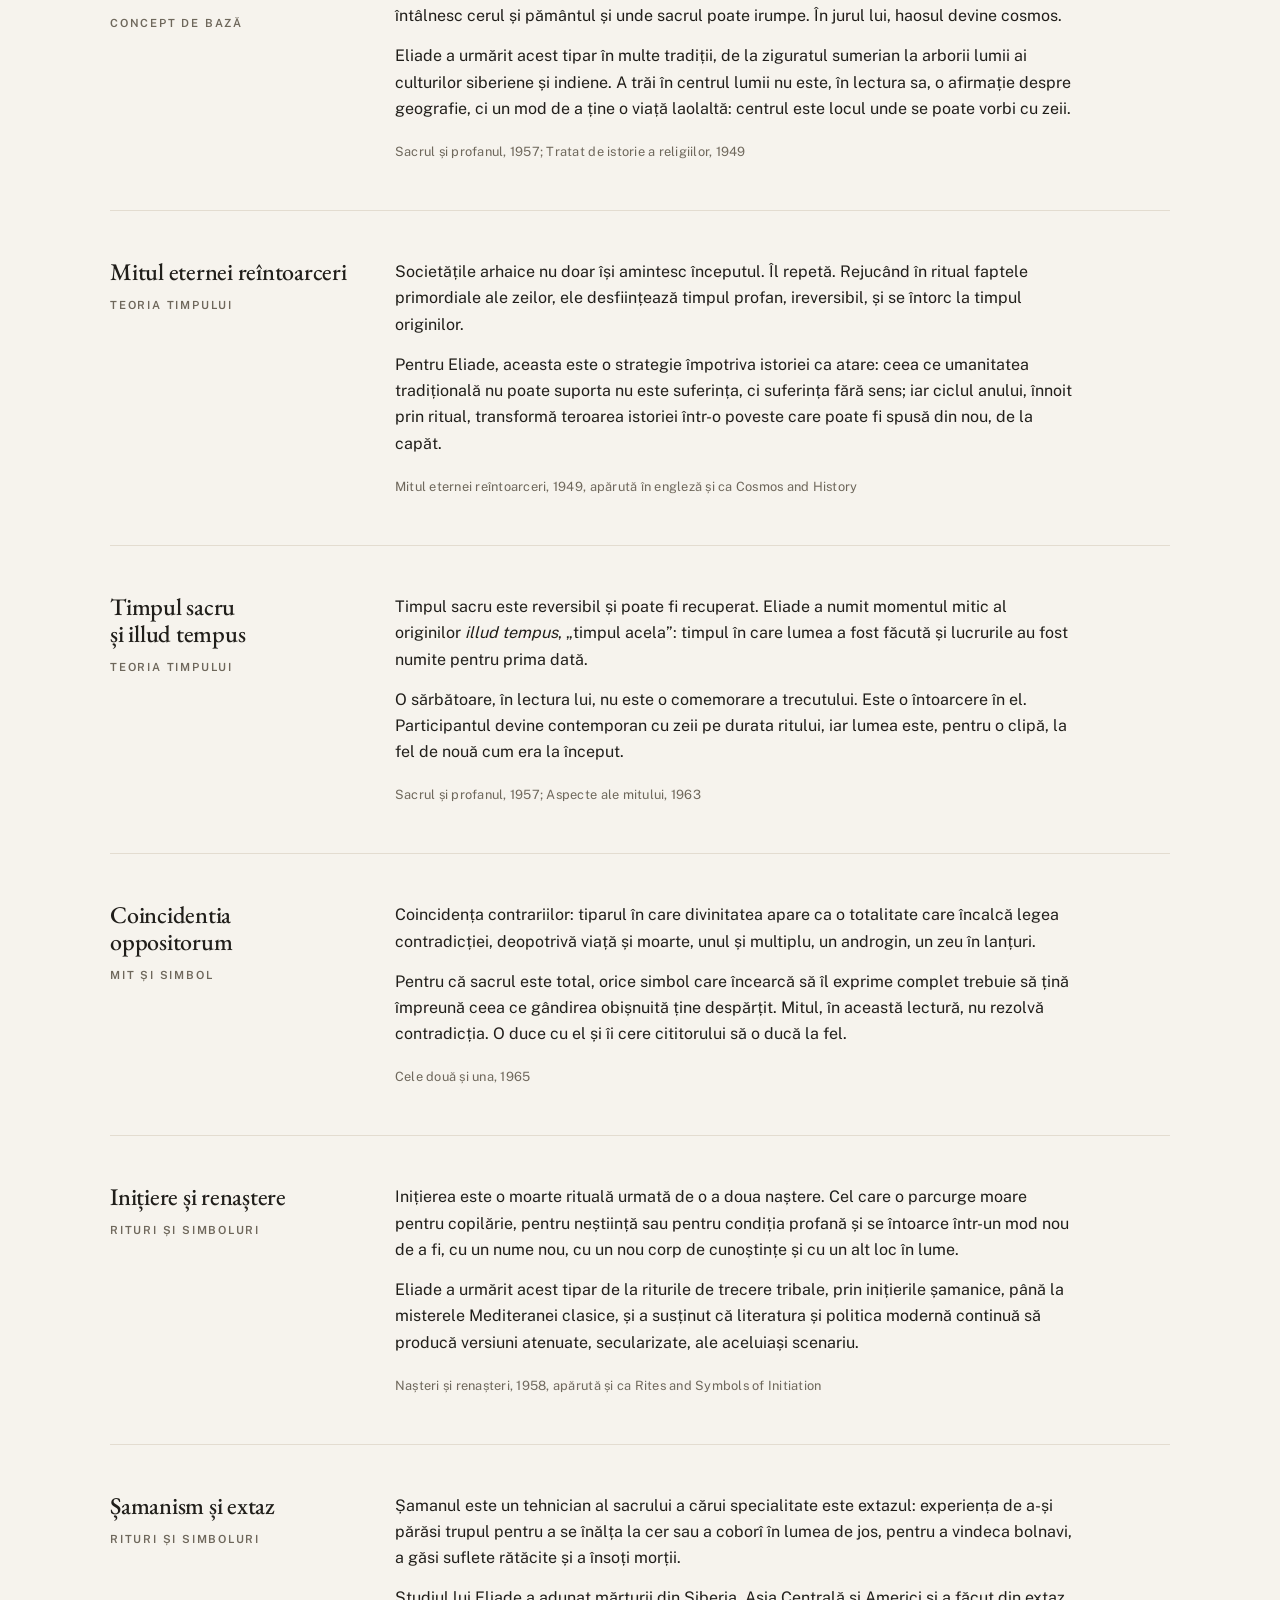
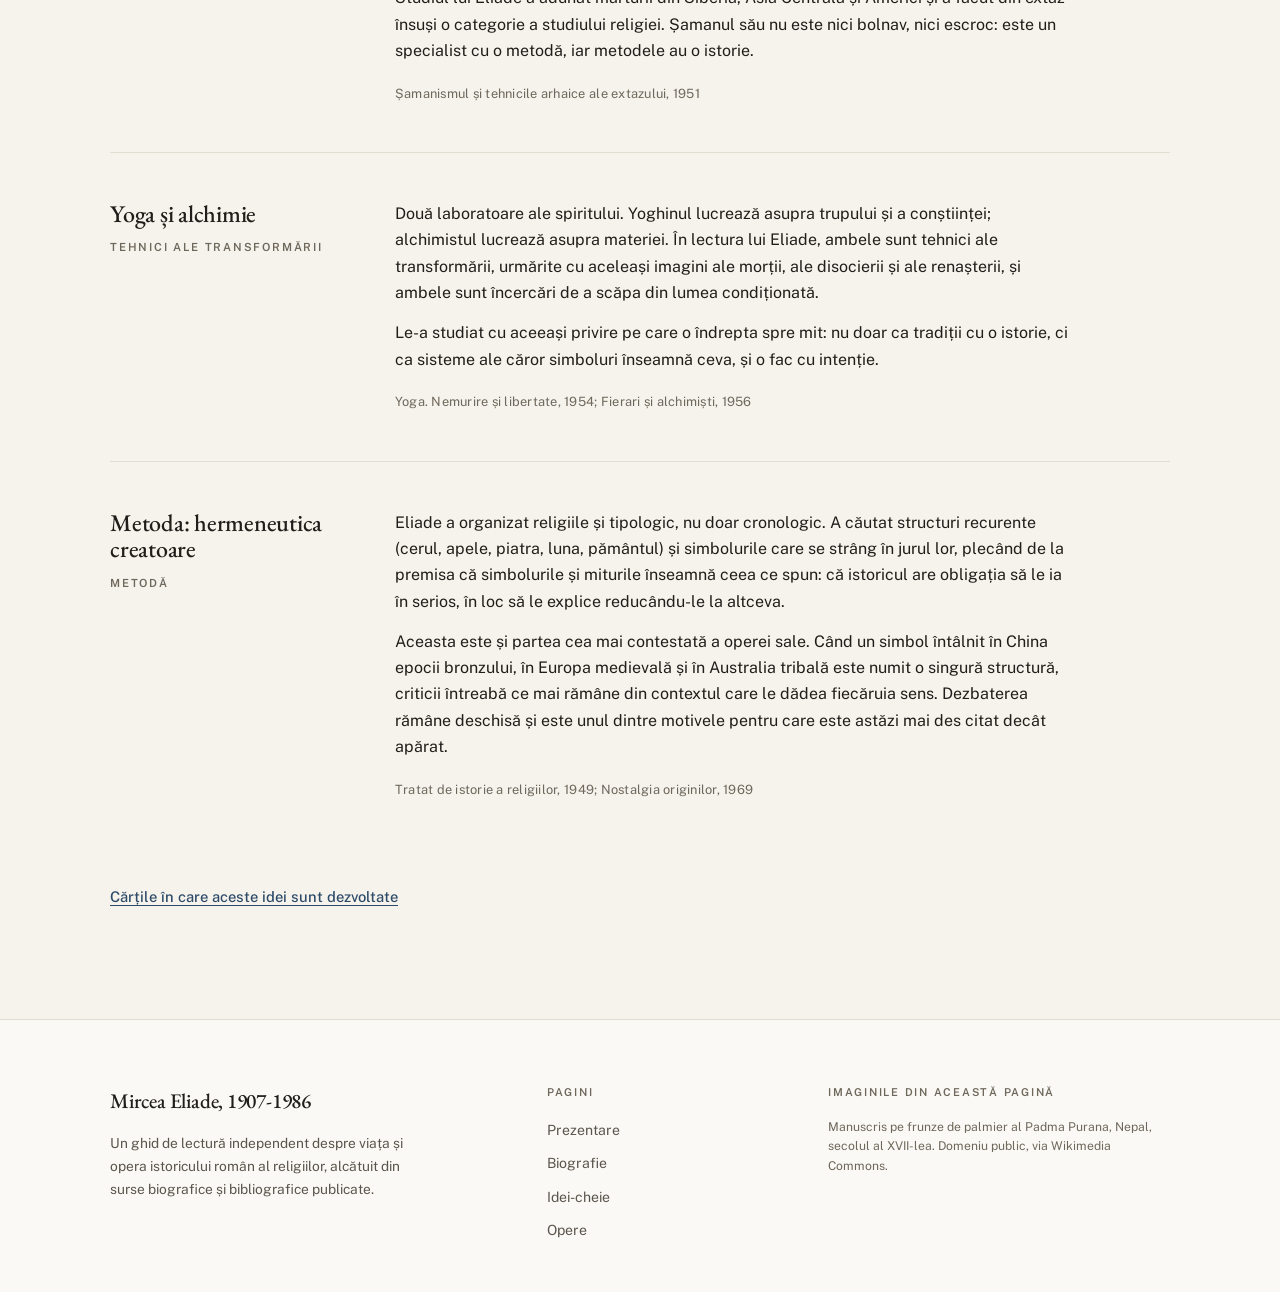
<file: ideas.html>
<!doctype html>
<html lang="ro" data-theme="light">
<head>
<meta charset="utf-8">
<meta name="viewport" content="width=device-width, initial-scale=1">
<title>Idei-cheie | Mircea Eliade, 1907-1986</title>
<meta name="description" content="Zece concepte de bază în studiul religiei la Mircea Eliade: hierofanie, sacru și profan, axis mundi, eterna reîntoarcere, șamanism, inițiere și hermeneutica creatoare.">
<link rel="stylesheet" href="assets/fonts/fonts.css">
<link rel="stylesheet" href="css/style.css">
<script>
(function () {
  try {
    var stored = localStorage.getItem('eliade-theme');
    if (!stored) {
      stored = window.matchMedia('(prefers-color-scheme: dark)').matches ? 'dark' : 'light';
    }
    document.documentElement.setAttribute('data-theme', stored);
  } catch (e) { /* default light */ }
  try {
    if ('IntersectionObserver' in window &&
        !window.matchMedia('(prefers-reduced-motion: reduce)').matches) {
      document.documentElement.classList.add('js');
      // Safety net: if the main script never initialises, drop the class
      // again so all content stays visible.
      window.setTimeout(function () {
        if (!window.__eliadeRevealReady) {
          document.documentElement.classList.remove('js');
        }
      }, 1500);
    }
  } catch (e) { /* leave content visible */ }
})();
</script>
</head>
<body>

<a class="skip-link" href="#main">Sari la conținut</a>

<header class="site-head">
  <div class="wrap">
    <a class="brand" href="index.html">
      <span class="brand-name">Mircea Eliade</span>
      <span class="brand-years">1907-1986</span>
    </a>
    <button class="nav-toggle" id="nav-toggle" type="button" aria-expanded="false" aria-controls="site-nav">Meniu</button>
    <nav class="site-nav" id="site-nav" aria-label="Principal">
      <ul class="nav-list">
        <li><a href="index.html">Prezentare</a></li>
        <li><a href="biography.html">Biografie</a></li>
        <li><a href="ideas.html" aria-current="page">Idei-cheie</a></li>
        <li><a href="works.html">Opere</a></li>
      </ul>
      <button class="theme-toggle" id="theme-toggle" type="button">Întunecat</button>
    </nav>
  </div>
</header>

<main id="main">

  <section class="page-head">
    <div class="wrap">
      <h1 data-reveal>Idei-cheie</h1>
      <p class="dek" data-reveal>Zece termeni care susțin felul său de a privi religia, de la hierofanie la coincidentia oppositorum. Fiecare intrare se încheie cu lucrarea în care ideea este dezvoltată.</p>
      <figure class="band-figure" data-reveal>
        <img src="assets/img/manuscript-purana.jpg" width="1920" height="598" alt="Două frunze de palmier aurii, acoperite de text sanscrit dens în scriere Newar, cu găurile de legare vizibile." loading="lazy">
        <figcaption>Manuscris pe frunze de palmier al Padma Purana, sanscrită în scriere Newar, Nepal, secolul al XVII-lea. Domeniu public, via Wikimedia Commons.</figcaption>
      </figure>
      <nav class="term-index" aria-label="Intrările din această pagină">
        <a href="#hierophany">Hierofanie</a>
        <a href="#sacred-profane">Sacrul și profanul</a>
        <a href="#axis-mundi">Axis mundi</a>
        <a href="#eternal-return">Mitul eternei reîntoarceri</a>
        <a href="#illud-tempus">Timpul sacru și illud tempus</a>
        <a href="#coincidentia">Coincidentia oppositorum</a>
        <a href="#initiation">Inițiere și renaștere</a>
        <a href="#shamanism">Șamanism și extaz</a>
        <a href="#yoga-alchemy">Yoga și alchimie</a>
        <a href="#method">Metoda: hermeneutica creatoare</a>
      </nav>
    </div>
  </section>

  <div class="wrap">

    <article class="entry" id="hierophany" data-reveal>
      <div class="entry-side">
        <h2>Hierofanie</h2>
        <p class="label">Concept de bază</p>
      </div>
      <div class="entry-body">
        <p>O hierofanie este actul prin care sacrul se arată. O piatră, un copac, un izvor sau o clădire încetează să fie obișnuite, pentru că, în ele, ceva cu totul diferit s-a arătat celor care primesc semnul. Cuvântul vine din grecescul <em>hieros</em>, sacru, și <em>phainein</em>, a arăta.</p>
        <p>Obiectul nu își schimbă natura fizică. Ce se schimbă este locul pe care îl ocupă în lumea celui care crede. Aproape orice poate deveni hierofanie și nicio hierofanie nu este definitivă: sacrul se retrage, iar piatra redevine o piatră obișnuită.</p>
        <p class="src">Sacrul și profanul, 1957</p>
      </div>
    </article>

    <article class="entry" id="sacred-profane" data-reveal>
      <div class="entry-side">
        <h2>Sacrul și profanul</h2>
        <p class="label">Concept de bază</p>
      </div>
      <div class="entry-body">
        <p>Nu sunt două categorii de obiecte, ci două moduri de a fi în lume. Spațiul profan este omogen și neutru. Spațiul sacru este rupt și orientat: are un centru, praguri și un punct fix de la care lumea poate fi întemeiată.</p>
        <p>Din această distincție se naște figura emblematică a lui Eliade, <em>homo religiosus</em>: omul care trăiește într-o lume orientată, cu locuri sacre și timp reversibil. Nu susținea că oamenii moderni sunt, în secret, religioși. Susținea că experiența modernă păstrează fragmente din această geografie, în casă, în locul nașterii, în locurile primei iubiri, și că este datoria istoricului să le citească onest.</p>
        <p class="src">Sacrul și profanul, 1957</p>
      </div>
    </article>

    <article class="entry" id="axis-mundi" data-reveal>
      <div class="entry-side">
        <h2>Axis mundi</h2>
        <p class="label">Concept de bază</p>
      </div>
      <div class="entry-body">
        <p>Centrul lumii: un munte, un templu, un stâlp sau un oraș care se ridică acolo unde se întâlnesc cerul și pământul și unde sacrul poate irumpe. În jurul lui, haosul devine cosmos.</p>
        <p>Eliade a urmărit acest tipar în multe tradiții, de la ziguratul sumerian la arborii lumii ai culturilor siberiene și indiene. A trăi în centrul lumii nu este, în lectura sa, o afirmație despre geografie, ci un mod de a ține o viață laolaltă: centrul este locul unde se poate vorbi cu zeii.</p>
        <p class="src">Sacrul și profanul, 1957; Tratat de istorie a religiilor, 1949</p>
      </div>
    </article>

    <article class="entry" id="eternal-return" data-reveal>
      <div class="entry-side">
        <h2>Mitul eternei reîntoarceri</h2>
        <p class="label">Teoria timpului</p>
      </div>
      <div class="entry-body">
        <p>Societățile arhaice nu doar își amintesc începutul. Îl repetă. Rejucând în ritual faptele primordiale ale zeilor, ele desființează timpul profan, ireversibil, și se întorc la timpul originilor.</p>
        <p>Pentru Eliade, aceasta este o strategie împotriva istoriei ca atare: ceea ce umanitatea tradițională nu poate suporta nu este suferința, ci suferința fără sens; iar ciclul anului, înnoit prin ritual, transformă teroarea istoriei într-o poveste care poate fi spusă din nou, de la capăt.</p>
        <p class="src">Mitul eternei reîntoarceri, 1949, apărută în engleză și ca Cosmos and History</p>
      </div>
    </article>

    <article class="entry" id="illud-tempus" data-reveal>
      <div class="entry-side">
        <h2>Timpul sacru și illud tempus</h2>
        <p class="label">Teoria timpului</p>
      </div>
      <div class="entry-body">
        <p>Timpul sacru este reversibil și poate fi recuperat. Eliade a numit momentul mitic al originilor <em>illud tempus</em>, &bdquo;timpul acela&rdquo;: timpul în care lumea a fost făcută și lucrurile au fost numite pentru prima dată.</p>
        <p>O sărbătoare, în lectura lui, nu este o comemorare a trecutului. Este o întoarcere în el. Participantul devine contemporan cu zeii pe durata ritului, iar lumea este, pentru o clipă, la fel de nouă cum era la început.</p>
        <p class="src">Sacrul și profanul, 1957; Aspecte ale mitului, 1963</p>
      </div>
    </article>

    <article class="entry" id="coincidentia" data-reveal>
      <div class="entry-side">
        <h2>Coincidentia oppositorum</h2>
        <p class="label">Mit și simbol</p>
      </div>
      <div class="entry-body">
        <p>Coincidența contrariilor: tiparul în care divinitatea apare ca o totalitate care încalcă legea contradicției, deopotrivă viață și moarte, unul și multiplu, un androgin, un zeu în lanțuri.</p>
        <p>Pentru că sacrul este total, orice simbol care încearcă să îl exprime complet trebuie să țină împreună ceea ce gândirea obișnuită ține despărțit. Mitul, în această lectură, nu rezolvă contradicția. O duce cu el și îi cere cititorului să o ducă la fel.</p>
        <p class="src">Cele două și una, 1965</p>
      </div>
    </article>

    <article class="entry" id="initiation" data-reveal>
      <div class="entry-side">
        <h2>Inițiere și renaștere</h2>
        <p class="label">Rituri și simboluri</p>
      </div>
      <div class="entry-body">
        <p>Inițierea este o moarte rituală urmată de o a doua naștere. Cel care o parcurge moare pentru copilărie, pentru neștiință sau pentru condiția profană și se întoarce într-un mod nou de a fi, cu un nume nou, cu un nou corp de cunoștințe și cu un alt loc în lume.</p>
        <p>Eliade a urmărit acest tipar de la riturile de trecere tribale, prin inițierile șamanice, până la misterele Mediteranei clasice, și a susținut că literatura și politica modernă continuă să producă versiuni atenuate, secularizate, ale aceluiași scenariu.</p>
        <p class="src">Nașteri și renașteri, 1958, apărută și ca Rites and Symbols of Initiation</p>
      </div>
    </article>

    <article class="entry" id="shamanism" data-reveal>
      <div class="entry-side">
        <h2>Șamanism și extaz</h2>
        <p class="label">Rituri și simboluri</p>
      </div>
      <div class="entry-body">
        <p>Șamanul este un tehnician al sacrului a cărui specialitate este extazul: experiența de a-și părăsi trupul pentru a se înălța la cer sau a coborî în lumea de jos, pentru a vindeca bolnavi, a găsi suflete rătăcite și a însoți morții.</p>
        <p>Studiul lui Eliade a adunat mărturii din Siberia, Asia Centrală și Americi și a făcut din extaz însuși o categorie a studiului religiei. Șamanul său nu este nici bolnav, nici escroc: este un specialist cu o metodă, iar metodele au o istorie.</p>
        <p class="src">Șamanismul și tehnicile arhaice ale extazului, 1951</p>
      </div>
    </article>

    <article class="entry" id="yoga-alchemy" data-reveal>
      <div class="entry-side">
        <h2>Yoga și alchimie</h2>
        <p class="label">Tehnici ale transformării</p>
      </div>
      <div class="entry-body">
        <p>Două laboratoare ale spiritului. Yoghinul lucrează asupra trupului și a conștiinței; alchimistul lucrează asupra materiei. În lectura lui Eliade, ambele sunt tehnici ale transformării, urmărite cu aceleași imagini ale morții, ale disocierii și ale renașterii, și ambele sunt încercări de a scăpa din lumea condiționată.</p>
        <p>Le-a studiat cu aceeași privire pe care o îndrepta spre mit: nu doar ca tradiții cu o istorie, ci ca sisteme ale căror simboluri înseamnă ceva, și o fac cu intenție.</p>
        <p class="src">Yoga. Nemurire și libertate, 1954; Fierari și alchimiști, 1956</p>
      </div>
    </article>

    <article class="entry" id="method" data-reveal>
      <div class="entry-side">
        <h2>Metoda: hermeneutica creatoare</h2>
        <p class="label">Metodă</p>
      </div>
      <div class="entry-body">
        <p>Eliade a organizat religiile și tipologic, nu doar cronologic. A căutat structuri recurente (cerul, apele, piatra, luna, pământul) și simbolurile care se strâng în jurul lor, plecând de la premisa că simbolurile și miturile înseamnă ceea ce spun: că istoricul are obligația să le ia în serios, în loc să le explice reducându-le la altceva.</p>
        <p>Aceasta este și partea cea mai contestată a operei sale. Când un simbol întâlnit în China epocii bronzului, în Europa medievală și în Australia tribală este numit o singură structură, criticii întreabă ce mai rămâne din contextul care le dădea fiecăruia sens. Dezbaterea rămâne deschisă și este unul dintre motivele pentru care este astăzi mai des citat decât apărat.</p>
        <p class="src">Tratat de istorie a religiilor, 1949; Nostalgia originilor, 1969</p>
      </div>
    </article>

    <p class="sect-more" data-reveal><a class="link-plain" href="works.html">Cărțile în care aceste idei sunt dezvoltate</a></p>

  </div>

</main>

<footer class="site-foot">
  <div class="wrap">
    <div class="foot-grid">
      <div>
        <p class="foot-brand">Mircea Eliade, 1907-1986</p>
        <p class="foot-note">Un ghid de lectură independent despre viața și opera istoricului român al religiilor, alcătuit din surse biografice și bibliografice publicate.</p>
      </div>
      <div>
        <p class="foot-head">Pagini</p>
        <ul class="foot-list">
          <li><a href="index.html">Prezentare</a></li>
          <li><a href="biography.html">Biografie</a></li>
          <li><a href="ideas.html">Idei-cheie</a></li>
          <li><a href="works.html">Opere</a></li>
        </ul>
      </div>
      <div>
        <p class="foot-head">Imaginile din această pagină</p>
        <ul class="credits">
          <li>Manuscris pe frunze de palmier al Padma Purana, Nepal, secolul al XVII-lea. Domeniu public, via Wikimedia Commons.</li>
        </ul>
      </div>
    </div>
  </div>
</footer>

<script src="js/main.js" defer></script>
</body>
</html>
</file>
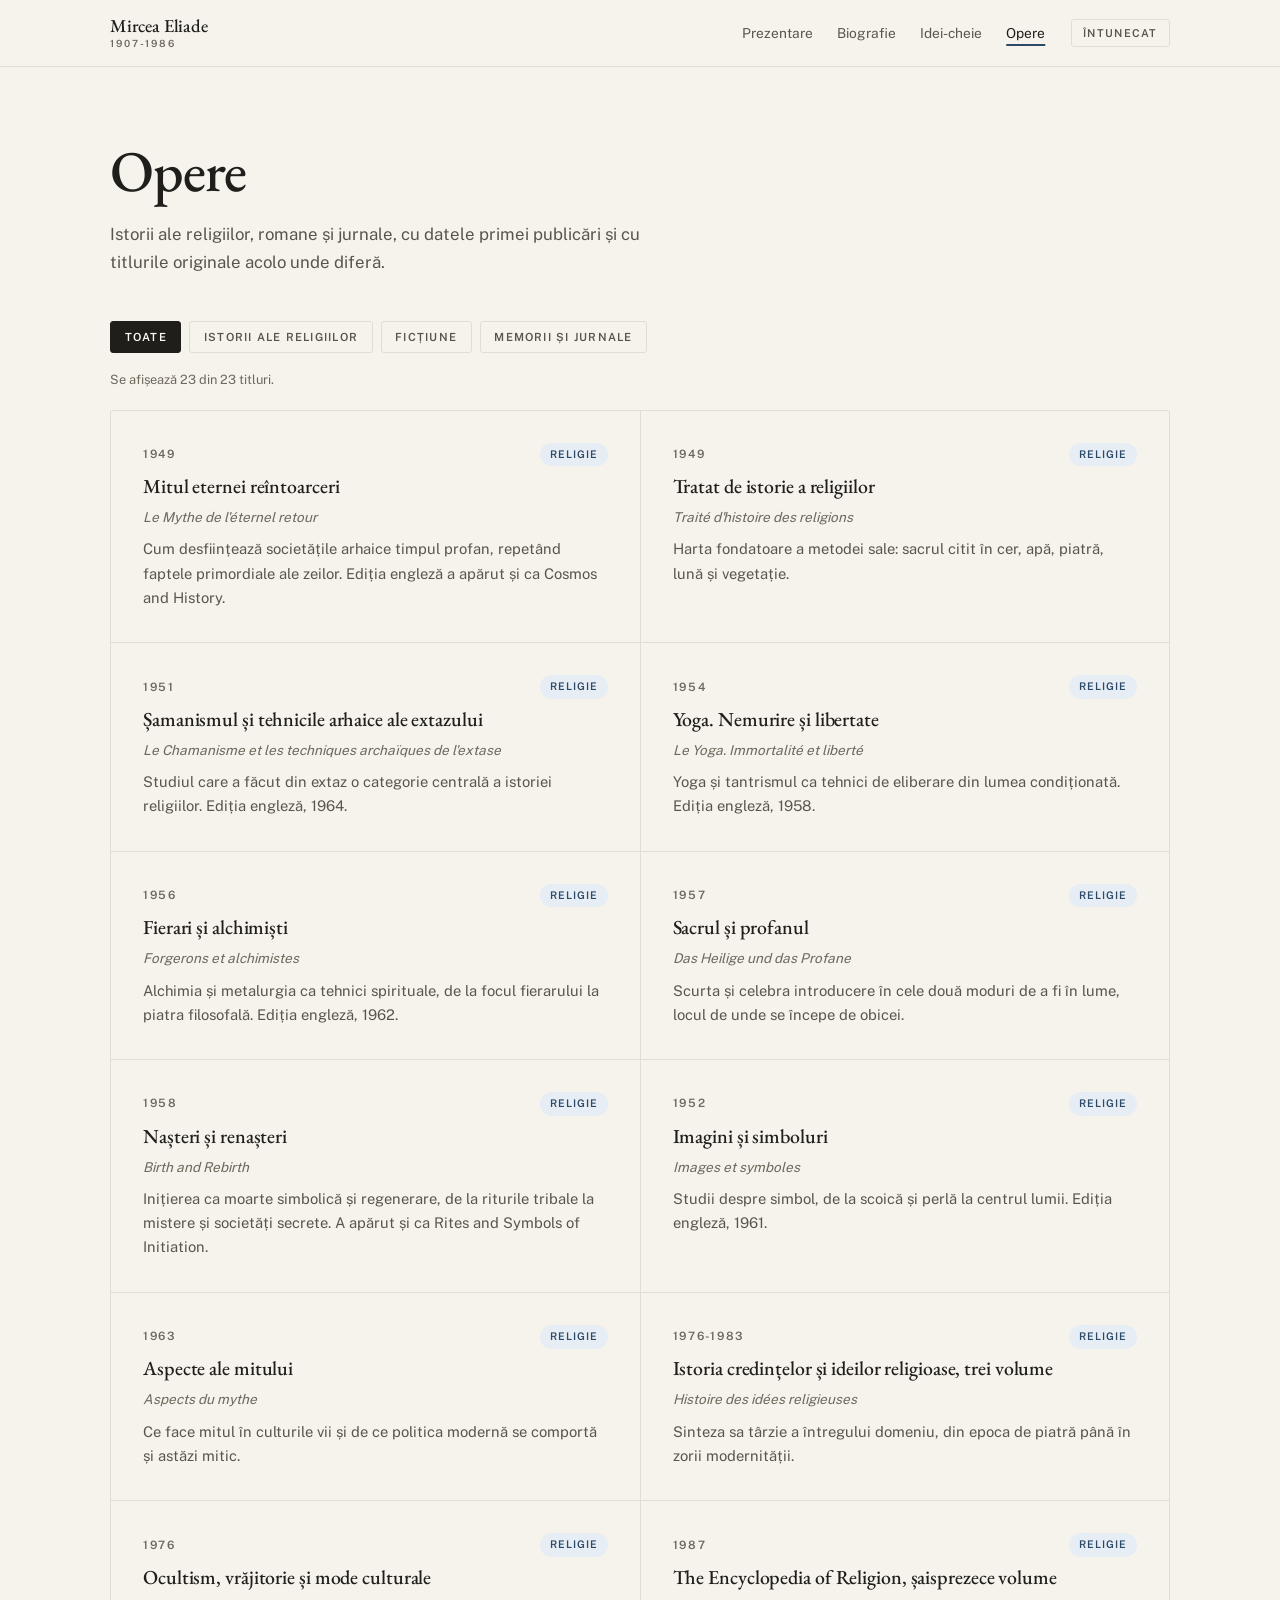
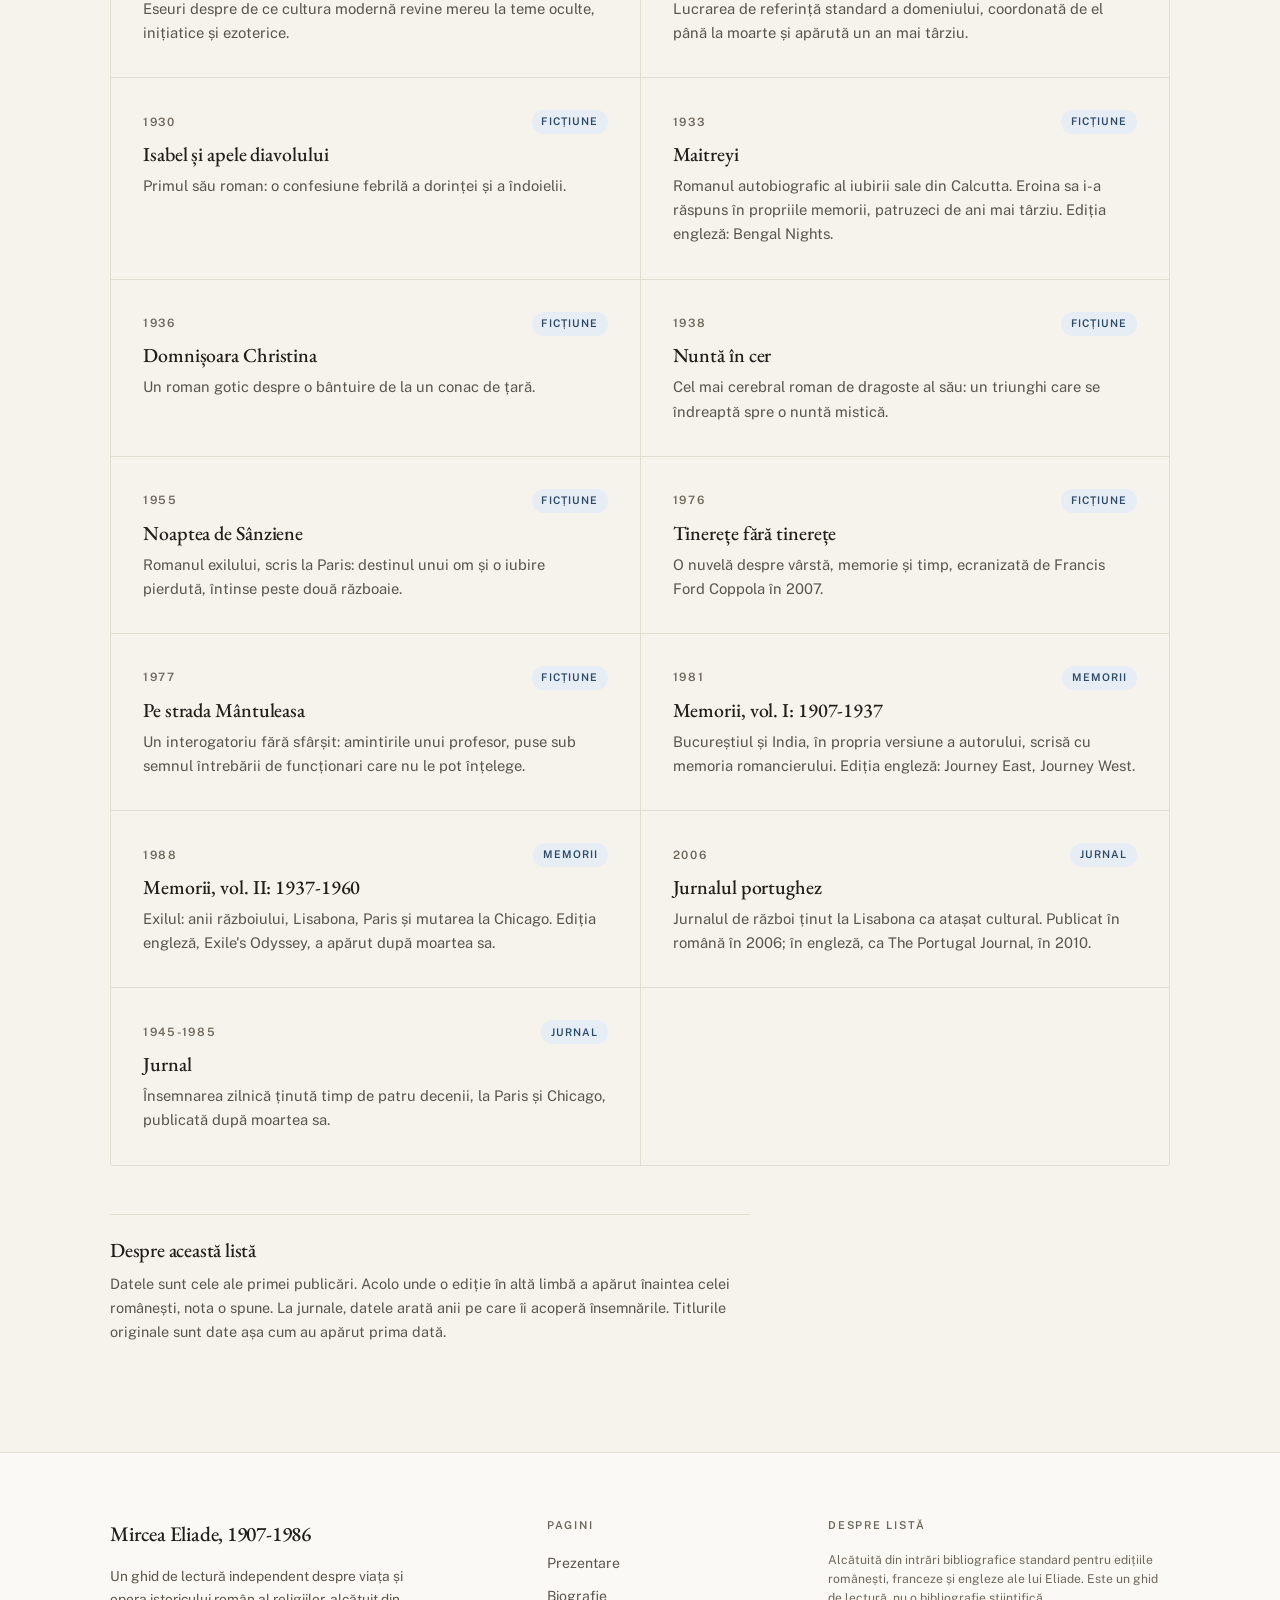
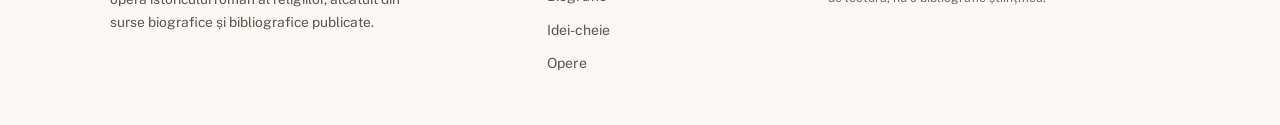
<file: works.html>
<!doctype html>
<html lang="ro" data-theme="light">
<head>
<meta charset="utf-8">
<meta name="viewport" content="width=device-width, initial-scale=1">
<title>Opere | Mircea Eliade, 1907-1986</title>
<meta name="description" content="Bibliografie de 23 de titluri: istoriile religiilor, romanele și jurnalele lui Mircea Eliade, cu datele primei publicări.">
<link rel="stylesheet" href="assets/fonts/fonts.css">
<link rel="stylesheet" href="css/style.css">
<script>
(function () {
  try {
    var stored = localStorage.getItem('eliade-theme');
    if (!stored) {
      stored = window.matchMedia('(prefers-color-scheme: dark)').matches ? 'dark' : 'light';
    }
    document.documentElement.setAttribute('data-theme', stored);
  } catch (e) { /* default light */ }
  try {
    if ('IntersectionObserver' in window &&
        !window.matchMedia('(prefers-reduced-motion: reduce)').matches) {
      document.documentElement.classList.add('js');
      // Safety net: if the main script never initialises, drop the class
      // again so all content stays visible.
      window.setTimeout(function () {
        if (!window.__eliadeRevealReady) {
          document.documentElement.classList.remove('js');
        }
      }, 1500);
    }
  } catch (e) { /* leave content visible */ }
})();
</script>
</head>
<body>

<a class="skip-link" href="#main">Sari la conținut</a>

<header class="site-head">
  <div class="wrap">
    <a class="brand" href="index.html">
      <span class="brand-name">Mircea Eliade</span>
      <span class="brand-years">1907-1986</span>
    </a>
    <button class="nav-toggle" id="nav-toggle" type="button" aria-expanded="false" aria-controls="site-nav">Meniu</button>
    <nav class="site-nav" id="site-nav" aria-label="Principal">
      <ul class="nav-list">
        <li><a href="index.html">Prezentare</a></li>
        <li><a href="biography.html">Biografie</a></li>
        <li><a href="ideas.html">Idei-cheie</a></li>
        <li><a href="works.html" aria-current="page">Opere</a></li>
      </ul>
      <button class="theme-toggle" id="theme-toggle" type="button">Întunecat</button>
    </nav>
  </div>
</header>

<main id="main">

  <section class="page-head" aria-labelledby="works-title">
    <div class="wrap">
      <h1 id="works-title" data-reveal>Opere</h1>
      <p class="dek" data-reveal>Istorii ale religiilor, romane și jurnale, cu datele primei publicări și cu titlurile originale acolo unde diferă.</p>

      <div class="filters" role="group" aria-label="Filtrează lista după tipul lucrării" data-reveal>
        <button class="filter-btn" type="button" data-filter="all" aria-pressed="true">Toate</button>
        <button class="filter-btn" type="button" data-filter="religion" aria-pressed="false">Istorii ale religiilor</button>
        <button class="filter-btn" type="button" data-filter="fiction" aria-pressed="false">Ficțiune</button>
        <button class="filter-btn" type="button" data-filter="memoir" aria-pressed="false">Memorii și jurnale</button>
      </div>
      <p class="filter-status" id="works-status" role="status" aria-live="polite">Se afișează 23 din 23 de titluri.</p>
    </div>
  </section>

  <div class="wrap">
    <div class="works-grid is-odd" id="works-grid" data-reveal>

      <article class="work" data-cat="religion">
        <div class="work-meta"><span class="w-year">1949</span><span class="tag">Religie</span></div>
        <h3>Mitul eternei reîntoarceri</h3>
        <p class="w-orig">Le Mythe de l'éternel retour</p>
        <p class="w-note">Cum desființează societățile arhaice timpul profan, repetând faptele primordiale ale zeilor. Ediția engleză a apărut și ca Cosmos and History.</p>
      </article>

      <article class="work" data-cat="religion">
        <div class="work-meta"><span class="w-year">1949</span><span class="tag">Religie</span></div>
        <h3>Tratat de istorie a religiilor</h3>
        <p class="w-orig">Traité d'histoire des religions</p>
        <p class="w-note">Harta fondatoare a metodei sale: sacrul citit în cer, apă, piatră, lună și vegetație.</p>
      </article>

      <article class="work" data-cat="religion">
        <div class="work-meta"><span class="w-year">1951</span><span class="tag">Religie</span></div>
        <h3>Șamanismul și tehnicile arhaice ale extazului</h3>
        <p class="w-orig">Le Chamanisme et les techniques archaïques de l'extase</p>
        <p class="w-note">Studiul care a făcut din extaz o categorie centrală a istoriei religiilor. Ediția engleză, 1964.</p>
      </article>

      <article class="work" data-cat="religion">
        <div class="work-meta"><span class="w-year">1954</span><span class="tag">Religie</span></div>
        <h3>Yoga. Nemurire și libertate</h3>
        <p class="w-orig">Le Yoga. Immortalité et liberté</p>
        <p class="w-note">Yoga și tantrismul ca tehnici de eliberare din lumea condiționată. Ediția engleză, 1958.</p>
      </article>

      <article class="work" data-cat="religion">
        <div class="work-meta"><span class="w-year">1956</span><span class="tag">Religie</span></div>
        <h3>Fierari și alchimiști</h3>
        <p class="w-orig">Forgerons et alchimistes</p>
        <p class="w-note">Alchimia și metalurgia ca tehnici spirituale, de la focul fierarului la piatra filosofală. Ediția engleză, 1962.</p>
      </article>

      <article class="work" data-cat="religion">
        <div class="work-meta"><span class="w-year">1957</span><span class="tag">Religie</span></div>
        <h3>Sacrul și profanul</h3>
        <p class="w-orig">Das Heilige und das Profane</p>
        <p class="w-note">Scurta și celebra introducere în cele două moduri de a fi în lume, locul de unde se începe de obicei.</p>
      </article>

      <article class="work" data-cat="religion">
        <div class="work-meta"><span class="w-year">1958</span><span class="tag">Religie</span></div>
        <h3>Nașteri și renașteri</h3>
        <p class="w-orig">Birth and Rebirth</p>
        <p class="w-note">Inițierea ca moarte simbolică și regenerare, de la riturile tribale la mistere și societăți secrete. A apărut și ca Rites and Symbols of Initiation.</p>
      </article>

      <article class="work" data-cat="religion">
        <div class="work-meta"><span class="w-year">1952</span><span class="tag">Religie</span></div>
        <h3>Imagini și simboluri</h3>
        <p class="w-orig">Images et symboles</p>
        <p class="w-note">Studii despre simbol, de la scoică și perlă la centrul lumii. Ediția engleză, 1961.</p>
      </article>

      <article class="work" data-cat="religion">
        <div class="work-meta"><span class="w-year">1963</span><span class="tag">Religie</span></div>
        <h3>Aspecte ale mitului</h3>
        <p class="w-orig">Aspects du mythe</p>
        <p class="w-note">Ce face mitul în culturile vii și de ce politica modernă se comportă și astăzi mitic.</p>
      </article>

      <article class="work" data-cat="religion">
        <div class="work-meta"><span class="w-year">1976-1983</span><span class="tag">Religie</span></div>
        <h3>Istoria credințelor și ideilor religioase, trei volume</h3>
        <p class="w-orig">Histoire des idées religieuses</p>
        <p class="w-note">Sinteza sa târzie a întregului domeniu, din epoca de piatră până în zorii modernității.</p>
      </article>

      <article class="work" data-cat="religion">
        <div class="work-meta"><span class="w-year">1976</span><span class="tag">Religie</span></div>
        <h3>Ocultism, vrăjitorie și mode culturale</h3>
        <p class="w-note">Eseuri despre de ce cultura modernă revine mereu la teme oculte, inițiatice și ezoterice.</p>
      </article>

      <article class="work" data-cat="religion">
        <div class="work-meta"><span class="w-year">1987</span><span class="tag">Religie</span></div>
        <h3>The Encyclopedia of Religion, șaisprezece volume</h3>
        <p class="w-note">Lucrarea de referință standard a domeniului, coordonată de el până la moarte și apărută un an mai târziu.</p>
      </article>

      <article class="work" data-cat="fiction">
        <div class="work-meta"><span class="w-year">1930</span><span class="tag">Ficțiune</span></div>
        <h3>Isabel și apele diavolului</h3>
        <p class="w-note">Primul său roman: o confesiune febrilă a dorinței și a îndoielii.</p>
      </article>

      <article class="work" data-cat="fiction">
        <div class="work-meta"><span class="w-year">1933</span><span class="tag">Ficțiune</span></div>
        <h3>Maitreyi</h3>
        <p class="w-note">Romanul autobiografic al iubirii sale din Calcutta. Eroina sa i-a răspuns în propriile memorii, patruzeci de ani mai târziu. Ediția engleză: Bengal Nights.</p>
      </article>

      <article class="work" data-cat="fiction">
        <div class="work-meta"><span class="w-year">1936</span><span class="tag">Ficțiune</span></div>
        <h3>Domnișoara Christina</h3>
        <p class="w-note">Un roman gotic despre o bântuire de la un conac de țară.</p>
      </article>

      <article class="work" data-cat="fiction">
        <div class="work-meta"><span class="w-year">1938</span><span class="tag">Ficțiune</span></div>
        <h3>Nuntă în cer</h3>
        <p class="w-note">Cel mai cerebral roman de dragoste al său: un triunghi care se îndreaptă spre o nuntă mistică.</p>
      </article>

      <article class="work" data-cat="fiction">
        <div class="work-meta"><span class="w-year">1955</span><span class="tag">Ficțiune</span></div>
        <h3>Noaptea de Sânziene</h3>
        <p class="w-note">Romanul exilului, scris la Paris: destinul unui om și o iubire pierdută, întinse peste două războaie.</p>
      </article>

      <article class="work" data-cat="fiction">
        <div class="work-meta"><span class="w-year">1976</span><span class="tag">Ficțiune</span></div>
        <h3>Tinerețe fără tinerețe</h3>
        <p class="w-note">O nuvelă despre vârstă, memorie și timp, ecranizată de Francis Ford Coppola în 2007.</p>
      </article>

      <article class="work" data-cat="fiction">
        <div class="work-meta"><span class="w-year">1977</span><span class="tag">Ficțiune</span></div>
        <h3>Pe strada Mântuleasa</h3>
        <p class="w-note">Un interogatoriu fără sfârșit: amintirile unui profesor, puse sub semnul întrebării de funcționari care nu le pot înțelege.</p>
      </article>

      <article class="work" data-cat="memoir">
        <div class="work-meta"><span class="w-year">1981</span><span class="tag">Memorii</span></div>
        <h3>Memorii, vol. I: 1907-1937</h3>
        <p class="w-note">Bucureștiul și India, în propria versiune a autorului, scrisă cu memoria romancierului. Ediția engleză: Journey East, Journey West.</p>
      </article>

      <article class="work" data-cat="memoir">
        <div class="work-meta"><span class="w-year">1988</span><span class="tag">Memorii</span></div>
        <h3>Memorii, vol. II: 1937-1960</h3>
        <p class="w-note">Exilul: anii războiului, Lisabona, Paris și mutarea la Chicago. Ediția engleză, Exile's Odyssey, a apărut după moartea sa.</p>
      </article>

      <article class="work" data-cat="memoir">
        <div class="work-meta"><span class="w-year">2006</span><span class="tag">Jurnal</span></div>
        <h3>Jurnalul portughez</h3>
        <p class="w-note">Jurnalul de război ținut la Lisabona ca atașat cultural. Publicat în română în 2006; în engleză, ca The Portugal Journal, în 2010.</p>
      </article>

      <article class="work" data-cat="memoir">
        <div class="work-meta"><span class="w-year">1945-1985</span><span class="tag">Jurnal</span></div>
        <h3>Jurnal</h3>
        <p class="w-note">Însemnarea zilnică ținută timp de patru decenii, la Paris și Chicago, publicată după moartea sa.</p>
      </article>

    </div>
    <p class="works-empty" id="works-empty" hidden>Niciun titlu în această categorie.</p>

    <div class="works-note" data-reveal>
      <h2>Despre această listă</h2>
      <p>Datele sunt cele ale primei publicări. Acolo unde o ediție în altă limbă a apărut înaintea celei românești, nota o spune. La jurnale, datele arată anii pe care îi acoperă însemnările. Titlurile originale sunt date așa cum au apărut prima dată.</p>
    </div>
  </div>

</main>

<footer class="site-foot">
  <div class="wrap">
    <div class="foot-grid">
      <div>
        <p class="foot-brand">Mircea Eliade, 1907-1986</p>
        <p class="foot-note">Un ghid de lectură independent despre viața și opera istoricului român al religiilor, alcătuit din surse biografice și bibliografice publicate.</p>
      </div>
      <div>
        <p class="foot-head">Pagini</p>
        <ul class="foot-list">
          <li><a href="index.html">Prezentare</a></li>
          <li><a href="biography.html">Biografie</a></li>
          <li><a href="ideas.html">Idei-cheie</a></li>
          <li><a href="works.html">Opere</a></li>
        </ul>
      </div>
      <div>
        <p class="foot-head">Despre listă</p>
        <ul class="credits">
          <li>Alcătuită din intrări bibliografice standard pentru edițiile românești, franceze și engleze ale lui Eliade. Este un ghid de lectură, nu o bibliografie științifică.</li>
        </ul>
      </div>
    </div>
  </div>
</footer>

<script src="js/main.js" defer></script>
</body>
</html>
</file>
<file: assets/fonts/fonts.css>
/* ==========================================================================
   Local font faces
   EB Garamond (display and quotes) and Public Sans (text and UI).
   Files are self-hosted, subsetted to Latin and Latin Extended (covers
   Romanian diacritics: a-breve, a-circumflex, i-circumflex, s-comma, t-comma).
   Both families are variable weight files (400 to 800).
   Source: Google Fonts, Open Font License.
   ========================================================================== */

/* EB Garamond, normal */
@font-face {
  font-family: 'EB Garamond';
  font-style: normal;
  font-weight: 400 800;
  font-display: swap;
  src: url('ebg-normal-latin-ext.woff2') format('woff2');
  unicode-range: U+0100-02BA, U+02BD-02C5, U+02C7-02CC, U+02CE-02D7, U+02DD-02FF, U+0304, U+0308, U+0329, U+1D00-1DBF, U+1E00-1E9F, U+1EF2-1EFF, U+2020, U+20A0-20AB, U+20AD-20C4, U+2113, U+2C60-2C7F, U+A720-A7FF;
}
@font-face {
  font-family: 'EB Garamond';
  font-style: normal;
  font-weight: 400 800;
  font-display: swap;
  src: url('ebg-normal-latin.woff2') format('woff2');
  unicode-range: U+0000-00FF, U+0131, U+0152-0153, U+02BB-02BC, U+02C6, U+02DA, U+02DC, U+0304, U+0308, U+0329, U+2000-206F, U+20AC, U+2122, U+2191, U+2193, U+2212, U+2215, U+FEFF, U+FFFD;
}

/* EB Garamond, italic (used at 400 only) */
@font-face {
  font-family: 'EB Garamond';
  font-style: italic;
  font-weight: 400;
  font-display: swap;
  src: url('ebg-italic-latin-ext.woff2') format('woff2');
  unicode-range: U+0100-02BA, U+02BD-02C5, U+02C7-02CC, U+02CE-02D7, U+02DD-02FF, U+0304, U+0308, U+0329, U+1D00-1DBF, U+1E00-1E9F, U+1EF2-1EFF, U+2020, U+20A0-20AB, U+20AD-20C4, U+2113, U+2C60-2C7F, U+A720-A7FF;
}
@font-face {
  font-family: 'EB Garamond';
  font-style: italic;
  font-weight: 400;
  font-display: swap;
  src: url('ebg-italic-latin.woff2') format('woff2');
  unicode-range: U+0000-00FF, U+0131, U+0152-0153, U+02BB-02BC, U+02C6, U+02DA, U+02DC, U+0304, U+0308, U+0329, U+2000-206F, U+20AC, U+2122, U+2191, U+2193, U+2212, U+2215, U+FEFF, U+FFFD;
}

/* Public Sans, normal */
@font-face {
  font-family: 'Public Sans';
  font-style: normal;
  font-weight: 400 800;
  font-display: swap;
  src: url('ps-normal-latin-ext.woff2') format('woff2');
  unicode-range: U+0100-02BA, U+02BD-02C5, U+02C7-02CC, U+02CE-02D7, U+02DD-02FF, U+0304, U+0308, U+0329, U+1D00-1DBF, U+1E00-1E9F, U+1EF2-1EFF, U+2020, U+20A0-20AB, U+20AD-20C4, U+2113, U+2C60-2C7F, U+A720-A7FF;
}
@font-face {
  font-family: 'Public Sans';
  font-style: normal;
  font-weight: 400 800;
  font-display: swap;
  src: url('ps-normal-latin.woff2') format('woff2');
  unicode-range: U+0000-00FF, U+0131, U+0152-0153, U+02BB-02BC, U+02C6, U+02DA, U+02DC, U+0304, U+0308, U+0329, U+2000-206F, U+20AC, U+2122, U+2191, U+2193, U+2212, U+2215, U+FEFF, U+FFFD;
}
</file>
<file: css/style.css>
/* ==========================================================================
   Mircea Eliade, reading guide
   Plain CSS. No framework, no build step.

   Design notes
   - Editorial / archival direction: warm paper canvas, one accent (quiet
     ink blue), serif display type, restrained motion (short fade-and-rise
     on scroll, disabled under prefers-reduced-motion).
   - One corner radius system: 3px for cards, images, buttons and inputs.
     The only exception is the small category tag, which is a full pill,
     documented here on purpose.
   - Light and dark themes share one token set; the theme flips on the
     html[data-theme] attribute.
   ========================================================================== */

/* --------------------------------------------------------------------------
   1. Tokens
   -------------------------------------------------------------------------- */

:root {
  --font-serif: 'EB Garamond', 'Iowan Old Style', 'Palatino Linotype', Georgia, serif;
  --font-sans: 'Public Sans', 'Segoe UI', system-ui, -apple-system, sans-serif;

  /* warm light */
  --paper: #F6F3ED;
  --surface: #FBF9F5;
  --ink: #201E1A;
  --ink-2: #5A554C;
  --ink-3: #6E675B;
  --line: #E3DCD0;
  --accent: #2C4A68;
  --accent-hover: #1E344C;
  --accent-soft: #E6EDF4;
  --tag-bg: #E6EDF4;
  --tag-ink: #2C4A68;
  --btn-bg: #201E1A;
  --btn-ink: #FBF9F5;
  --btn-bg-hover: #38332B;
  --head-bg: rgba(246, 243, 237, 0.88);

  --radius: 3px;
  --pill: 999px;
  --w: 1140px;
  --gutter: clamp(1.15rem, 4vw, 2.5rem);
  --sect: clamp(4rem, 8.5vw, 7.5rem);
}

html[data-theme='dark'] {
  --paper: #161410;
  --surface: #1D1B15;
  --ink: #EDE7DB;
  --ink-2: #B3AB9C;
  --ink-3: #8D8677;
  --line: #2C2922;
  --accent: #A9C6E0;
  --accent-hover: #C9DCED;
  --accent-soft: #1E2833;
  --tag-bg: #1E2833;
  --tag-ink: #A9C6E0;
  --btn-bg: #EDE7DB;
  --btn-ink: #1A1813;
  --btn-bg-hover: #D6CFC0;
  --head-bg: rgba(22, 20, 16, 0.88);
}

/* --------------------------------------------------------------------------
   2. Reset and base
   -------------------------------------------------------------------------- */

*,
*::before,
*::after { box-sizing: border-box; }

html { -webkit-text-size-adjust: 100%; }

body {
  margin: 0;
  background: var(--paper);
  color: var(--ink);
  font-family: var(--font-sans);
  font-size: 1rem;
  line-height: 1.65;
  -webkit-font-smoothing: antialiased;
  font-kerning: normal;
}

img {
  display: block;
  max-width: 100%;
  height: auto;
}

figure { margin: 0; }

h1, h2, h3, h4 {
  font-family: var(--font-serif);
  font-weight: 500;
  line-height: 1.12;
  margin: 0;
  text-wrap: balance;
}

p { margin: 0; }

a {
  color: var(--accent);
  text-decoration-thickness: 1px;
  text-underline-offset: 0.22em;
}

a:hover { color: var(--accent-hover); }

a:focus-visible,
button:focus-visible {
  outline: 2px solid var(--accent);
  outline-offset: 2px;
  border-radius: 2px;
}

::selection {
  background: var(--accent-soft);
  color: var(--ink);
}

hr {
  border: 0;
  border-top: 1px solid var(--line);
  margin: 0;
}

/* --------------------------------------------------------------------------
   3. Small type helpers
   -------------------------------------------------------------------------- */

.label {
  font-size: 0.7rem;
  font-weight: 600;
  letter-spacing: 0.16em;
  text-transform: uppercase;
  color: var(--ink-3);
  margin: 0;
}

.muted { color: var(--ink-2); }

.tag {
  display: inline-block;
  padding: 0.2rem 0.6rem;
  border-radius: var(--pill);
  background: var(--tag-bg);
  color: var(--tag-ink);
  font-size: 0.66rem;
  font-weight: 600;
  letter-spacing: 0.1em;
  text-transform: uppercase;
  white-space: nowrap;
}

/* --------------------------------------------------------------------------
   4. Layout
   -------------------------------------------------------------------------- */

.wrap {
  max-width: var(--w);
  margin-inline: auto;
  padding-inline: var(--gutter);
}

.section { padding-block: var(--sect); }

.section-tight { padding-block: calc(var(--sect) * 0.62); }

.stack > * + * { margin-top: var(--stack-gap, 1rem); }

.measure { max-width: 64ch; }

.measure-narrow { max-width: 52ch; }

.skip-link {
  position: absolute;
  left: -9999px;
  top: 0;
  background: var(--surface);
  color: var(--ink);
  padding: 0.6rem 1rem;
  border: 1px solid var(--line);
  z-index: 40;
}

.skip-link:focus { left: 1rem; top: 1rem; }

/* --------------------------------------------------------------------------
   5. Header and navigation
   -------------------------------------------------------------------------- */

.site-head {
  position: sticky;
  top: 0;
  z-index: 30;
  background: var(--head-bg);
  backdrop-filter: blur(10px);
  -webkit-backdrop-filter: blur(10px);
  border-bottom: 1px solid var(--line);
}

.site-head .wrap {
  display: flex;
  align-items: center;
  justify-content: space-between;
  gap: 1.5rem;
  min-height: 66px;
}

.brand {
  text-decoration: none;
  color: var(--ink);
  line-height: 1.1;
  display: block;
  padding-block: 0.55rem;
}

.brand-name {
  font-family: var(--font-serif);
  font-size: 1.14rem;
  font-weight: 500;
  letter-spacing: -0.01em;
  display: block;
}

.brand-years {
  display: block;
  font-size: 0.62rem;
  font-weight: 600;
  letter-spacing: 0.2em;
  color: var(--ink-3);
  margin-top: 0.28em;
}

.site-nav {
  display: flex;
  align-items: center;
  gap: 1.6rem;
}

.nav-list {
  display: flex;
  align-items: center;
  gap: 1.5rem;
  list-style: none;
  margin: 0;
  padding: 0;
}

.nav-list a {
  font-size: 0.86rem;
  color: var(--ink-2);
  text-decoration: none;
  padding-block: 0.35rem;
}

.nav-list a:hover { color: var(--ink); }

.nav-list a[aria-current='page'] {
  color: var(--ink);
  text-decoration: underline;
  text-decoration-color: var(--accent);
  text-decoration-thickness: 2px;
  text-underline-offset: 0.4em;
}

.theme-toggle {
  font-family: var(--font-sans);
  font-size: 0.68rem;
  font-weight: 600;
  letter-spacing: 0.12em;
  text-transform: uppercase;
  color: var(--ink-2);
  background: transparent;
  border: 1px solid var(--line);
  border-radius: var(--radius);
  padding: 0.45rem 0.7rem;
  cursor: pointer;
}

.theme-toggle:hover {
  color: var(--ink);
  border-color: var(--ink-3);
}

.nav-toggle {
  display: none;
  font-family: var(--font-sans);
  font-size: 0.68rem;
  font-weight: 600;
  letter-spacing: 0.12em;
  text-transform: uppercase;
  color: var(--ink);
  background: transparent;
  border: 1px solid var(--line);
  border-radius: var(--radius);
  padding: 0.45rem 0.7rem;
  cursor: pointer;
}

@media (max-width: 880px) {
  .nav-toggle { display: inline-block; }

  .site-nav {
    position: absolute;
    left: 0;
    right: 0;
    top: 100%;
    display: none;
    flex-direction: column;
    align-items: flex-start;
    gap: 0.25rem;
    background: var(--surface);
    border-bottom: 1px solid var(--line);
    padding: 1rem var(--gutter) 1.35rem;
  }

  .site-head.is-open .site-nav { display: flex; }

  .nav-list {
    flex-direction: column;
    align-items: flex-start;
    gap: 0.15rem;
    width: 100%;
  }

  .nav-list a {
    display: block;
    width: 100%;
    padding-block: 0.55rem;
    font-size: 1rem;
  }

  .theme-toggle { margin-top: 0.75rem; }
}

/* --------------------------------------------------------------------------
   6. Hero (home)
   -------------------------------------------------------------------------- */

.hero {
  padding-top: clamp(2.5rem, 5vw, 4rem);
  padding-bottom: clamp(3rem, 6vw, 5rem);
}

.hero .wrap {
  display: grid;
  grid-template-columns: minmax(0, 1.15fr) minmax(0, 0.85fr);
  gap: clamp(2rem, 5vw, 4.5rem);
  align-items: center;
}

.hero-title {
  font-size: clamp(2.9rem, 6.6vw, 4.9rem);
  letter-spacing: -0.02em;
  line-height: 1.02;
}

.hero-title .hero-role {
  display: block;
  font-style: italic;
  font-weight: 400;
  font-size: 0.42em;
  letter-spacing: -0.005em;
  line-height: 1.25;
  color: var(--ink-2);
  margin-top: 0.5em;
  padding-bottom: 0.06em;
}

.hero-sub {
  margin-top: 1.5rem;
  max-width: 46ch;
  font-size: 1.06rem;
  color: var(--ink-2);
}

.hero-cta {
  margin-top: 2.1rem;
  display: flex;
  align-items: center;
  gap: 1.75rem;
  flex-wrap: wrap;
}

.btn {
  display: inline-block;
  font-family: var(--font-sans);
  font-size: 0.86rem;
  font-weight: 600;
  letter-spacing: 0.02em;
  color: var(--btn-ink);
  background: var(--btn-bg);
  border: 1px solid var(--btn-bg);
  border-radius: var(--radius);
  padding: 0.78rem 1.35rem;
  text-decoration: none;
  white-space: nowrap;
}

.btn:hover {
  background: var(--btn-bg-hover);
  border-color: var(--btn-bg-hover);
  color: var(--btn-ink);
}

.btn:active { transform: translateY(1px); }

.link-plain {
  font-size: 0.92rem;
  font-weight: 500;
  text-decoration: underline;
  text-decoration-thickness: 1px;
}

.hero-figure { justify-self: end; }

.hero-figure img {
  width: min(100%, 380px);
  border: 1px solid var(--line);
  border-radius: var(--radius);
}

.hero-figure figcaption {
  margin-top: 0.85rem;
  max-width: 380px;
  font-size: 0.78rem;
  line-height: 1.55;
  color: var(--ink-3);
}

@media (max-width: 880px) {
  .hero .wrap { grid-template-columns: 1fr; }

  .hero-figure {
    justify-self: start;
    order: 2;
  }

  .hero-figure img { width: min(100%, 320px); }
}

/* --------------------------------------------------------------------------
   7. Section headers (stacked, never split)
   -------------------------------------------------------------------------- */

.sect-head { display: block; }

.sect-head h2 {
  font-size: clamp(1.7rem, 3.4vw, 2.4rem);
  letter-spacing: -0.015em;
}

.sect-head .sect-note {
  margin-top: 1rem;
  max-width: 58ch;
  color: var(--ink-2);
  font-size: 0.98rem;
}

.sect-more { margin-top: 2.25rem; }

/* --------------------------------------------------------------------------
   8. Bento (home, "At a glance")
   -------------------------------------------------------------------------- */

.bento {
  display: grid;
  grid-template-columns: repeat(12, 1fr);
  gap: 1px;
  background: var(--line);
  border: 1px solid var(--line);
  border-radius: var(--radius);
  overflow: hidden;
}

.bento-cell {
  background: var(--paper);
  padding: clamp(1.4rem, 3vw, 2.2rem);
  min-width: 0;
}

.bento-cell--tint { background: var(--accent-soft); }

.bento-cell--picture {
  padding: 0;
  display: flex;
  flex-direction: column;
}

.bento-cell--picture img {
  width: 100%;
  height: 100%;
  min-height: 240px;
  object-fit: cover;
  border-bottom: 1px solid var(--line);
}

.bento-cell--picture figcaption {
  padding: 0.9rem 1.2rem 1rem;
  font-size: 0.76rem;
  line-height: 1.5;
  color: var(--ink-3);
}

.cell-5 { grid-column: span 5; }
.cell-3 { grid-column: span 3; }
.cell-4 { grid-column: span 4; }
.cell-8 { grid-column: span 8; }
.cell-12 { grid-column: span 12; }
.cell-rows-2 { grid-row: span 2; }

.fact-num {
  font-family: var(--font-serif);
  font-size: clamp(1.9rem, 4vw, 2.7rem);
  font-weight: 500;
  letter-spacing: -0.015em;
  line-height: 1;
  margin: 0.55rem 0 0;
}

.fact-num small {
  display: block;
  font-family: var(--font-sans);
  font-size: 0.72rem;
  font-weight: 600;
  letter-spacing: 0.14em;
  text-transform: uppercase;
  color: var(--ink-3);
  margin-bottom: 0.7rem;
}

.fact-note {
  margin-top: 0.9rem;
  font-size: 0.92rem;
  color: var(--ink-2);
  max-width: 44ch;
}

@media (max-width: 880px) {
  .bento { grid-template-columns: 1fr; }

  .bento-cell { grid-column: auto; grid-row: auto; }
}

/* --------------------------------------------------------------------------
   9. Idea cards (home preview)
   -------------------------------------------------------------------------- */

.idea-grid {
  display: grid;
  grid-template-columns: repeat(2, minmax(0, 1fr));
  gap: clamp(1.75rem, 4vw, 3rem) clamp(2rem, 5vw, 4rem);
  margin-top: 2.75rem;
}

.idea-card {
  border-top: 1px solid var(--line);
  padding-top: 1.4rem;
}

.idea-card h3 {
  font-size: 1.32rem;
  font-style: italic;
  font-weight: 500;
  letter-spacing: -0.005em;
}

.idea-card p {
  margin-top: 0.65rem;
  font-size: 0.95rem;
  color: var(--ink-2);
  max-width: 46ch;
}

@media (max-width: 760px) {
  .idea-grid { grid-template-columns: 1fr; }
}

/* --------------------------------------------------------------------------
   10. Quote band
   -------------------------------------------------------------------------- */

.quote-band {
  background: var(--surface);
  border-top: 1px solid var(--line);
  border-bottom: 1px solid var(--line);
  padding-block: clamp(3.5rem, 8vw, 6.5rem);
}

.quote-band blockquote {
  margin: 0;
  max-width: 40ch;
  font-family: var(--font-serif);
  font-size: clamp(1.5rem, 3.6vw, 2.35rem);
  font-weight: 400;
  line-height: 1.3;
  letter-spacing: -0.01em;
  padding-bottom: 0.05em;
}

.quote-band blockquote p { margin: 0; }

.quote-band cite {
  display: block;
  margin-top: 1.6rem;
  font-family: var(--font-sans);
  font-style: normal;
  font-size: 0.72rem;
  font-weight: 600;
  letter-spacing: 0.14em;
  text-transform: uppercase;
  color: var(--ink-3);
}

/* --------------------------------------------------------------------------
   11. Works preview list (home)
   -------------------------------------------------------------------------- */

.work-preview {
  display: grid;
  grid-template-columns: repeat(2, minmax(0, 1fr));
  gap: clamp(1.75rem, 4vw, 2.75rem) clamp(2rem, 5vw, 4rem);
  margin-top: 2.5rem;
}

.work-item h3 {
  font-size: 1.22rem;
  letter-spacing: -0.005em;
}

.work-item .w-year {
  display: block;
  font-size: 0.7rem;
  font-weight: 600;
  letter-spacing: 0.16em;
  text-transform: uppercase;
  color: var(--ink-3);
  margin-bottom: 0.55rem;
}

.work-item p {
  margin-top: 0.45rem;
  font-size: 0.93rem;
  color: var(--ink-2);
  max-width: 48ch;
}

@media (max-width: 760px) {
  .work-preview { grid-template-columns: 1fr; }
}

/* --------------------------------------------------------------------------
   12. Label rows ("Where to start")
   -------------------------------------------------------------------------- */

.start-rows { margin-top: 2.25rem; }

.start-row {
  display: grid;
  grid-template-columns: 170px minmax(0, 1fr);
  gap: clamp(1rem, 3vw, 2.5rem);
  border-top: 1px solid var(--line);
  padding-block: 1.5rem;
  align-items: baseline;
}

.start-row h3 {
  font-size: 1.18rem;
  letter-spacing: -0.005em;
}

.start-row p {
  margin-top: 0.4rem;
  font-size: 0.95rem;
  color: var(--ink-2);
  max-width: 58ch;
}

@media (max-width: 760px) {
  .start-row { grid-template-columns: 1fr; gap: 0.5rem; }
}

/* --------------------------------------------------------------------------
   13. Page heads (interior pages)
   -------------------------------------------------------------------------- */

.page-head { padding-top: clamp(2.75rem, 6vw, 4.5rem); }

.page-head h1 {
  font-size: clamp(2.3rem, 5.4vw, 3.6rem);
  letter-spacing: -0.02em;
}

.page-head .dek {
  margin-top: 1.1rem;
  max-width: 58ch;
  font-size: 1.05rem;
  color: var(--ink-2);
}

/* --------------------------------------------------------------------------
   14. Biography timeline
   -------------------------------------------------------------------------- */

.rail { margin-top: clamp(2.5rem, 6vw, 4rem); }

.chapter {
  display: grid;
  grid-template-columns: 170px minmax(0, 1fr);
  gap: clamp(1rem, 3.5vw, 3rem);
  border-top: 1px solid var(--line);
  padding-block: clamp(2.25rem, 5vw, 3.75rem);
}

.chapter-year {
  position: sticky;
  top: 92px;
  align-self: start;
}

.chapter-year .label { line-height: 1.7; }

.chapter h2 {
  font-size: clamp(1.45rem, 2.8vw, 1.95rem);
  letter-spacing: -0.012em;
}

.chapter-body > * + * { margin-top: 1rem; }

.chapter-body p {
  max-width: 66ch;
  color: var(--ink);
}

.chapter-body p + p { margin-top: 1rem; }

.chapter-figure {
  margin-top: 1.75rem;
  max-width: 460px;
}

.chapter-figure img {
  width: 100%;
  border: 1px solid var(--line);
  border-radius: var(--radius);
}

.chapter-figure figcaption {
  margin-top: 0.75rem;
  font-size: 0.78rem;
  line-height: 1.55;
  color: var(--ink-3);
}

.legacy-split {
  display: grid;
  grid-template-columns: minmax(0, 1.05fr) minmax(0, 0.95fr);
  gap: clamp(2rem, 5vw, 4rem);
  margin-top: clamp(2.5rem, 6vw, 4rem);
  align-items: start;
}

.legacy-split h2 {
  font-size: clamp(1.6rem, 3.2vw, 2.2rem);
  letter-spacing: -0.015em;
}

.legacy-split .legacy-text { margin-top: 1.5rem; }

.legacy-split .legacy-text p + p { margin-top: 1rem; max-width: 62ch; }

.legacy-figures {
  display: grid;
  gap: 1.75rem;
}

.legacy-figures img {
  width: 100%;
  border: 1px solid var(--line);
  border-radius: var(--radius);
}

.legacy-figures figcaption {
  margin-top: 0.7rem;
  font-size: 0.78rem;
  line-height: 1.55;
  color: var(--ink-3);
}

@media (max-width: 880px) {
  .chapter { grid-template-columns: 1fr; gap: 0.9rem; }

  .chapter-year { position: static; }

  .legacy-split { grid-template-columns: 1fr; }
}

/* --------------------------------------------------------------------------
   15. Ideas page
   -------------------------------------------------------------------------- */

.band-figure { margin-top: clamp(2rem, 4vw, 3rem); }

.band-figure img {
  width: 100%;
  border: 1px solid var(--line);
  border-radius: var(--radius);
  object-fit: cover;
}

.band-figure figcaption {
  margin-top: 0.75rem;
  font-size: 0.78rem;
  line-height: 1.55;
  color: var(--ink-3);
}

.term-index {
  margin-top: clamp(2rem, 4vw, 3rem);
  display: flex;
  flex-wrap: wrap;
  gap: 0.55rem 1.4rem;
  padding-block: 1.25rem;
  border-top: 1px solid var(--line);
  border-bottom: 1px solid var(--line);
}

.term-index a {
  font-size: 0.84rem;
  color: var(--ink-2);
  text-decoration: none;
}

.term-index a:hover {
  color: var(--accent);
  text-decoration: underline;
}

.entry {
  display: grid;
  grid-template-columns: 240px minmax(0, 1fr);
  gap: clamp(1rem, 3.5vw, 3rem);
  border-top: 1px solid var(--line);
  padding-block: clamp(1.9rem, 4vw, 3rem);
}

.entry-side {
  position: sticky;
  top: 92px;
  align-self: start;
}

.entry-side h2 {
  font-size: 1.5rem;
  letter-spacing: -0.01em;
}

.entry-side .label { margin-top: 0.65rem; }

.entry-body p { max-width: 68ch; }

.entry-body p + p { margin-top: 0.85rem; }

.entry-body .src {
  margin-top: 1.15rem;
  font-size: 0.8rem;
  letter-spacing: 0.02em;
  color: var(--ink-3);
}

@media (max-width: 880px) {
  .entry { grid-template-columns: 1fr; gap: 0.9rem; }

  .entry-side { position: static; }
}

/* --------------------------------------------------------------------------
   16. Works page
   -------------------------------------------------------------------------- */

.filters {
  margin-top: clamp(2rem, 4vw, 2.75rem);
  display: flex;
  flex-wrap: wrap;
  gap: 0.5rem;
}

.filter-btn {
  font-family: var(--font-sans);
  font-size: 0.7rem;
  font-weight: 600;
  letter-spacing: 0.11em;
  text-transform: uppercase;
  color: var(--ink-2);
  background: transparent;
  border: 1px solid var(--line);
  border-radius: var(--radius);
  padding: 0.5rem 0.85rem;
  cursor: pointer;
}

.filter-btn:hover {
  color: var(--ink);
  border-color: var(--ink-3);
}

.filter-btn[aria-pressed='true'] {
  background: var(--btn-bg);
  border-color: var(--btn-bg);
  color: var(--btn-ink);
}

.filter-status {
  margin-top: 1rem;
  font-size: 0.8rem;
  color: var(--ink-3);
}

.works-grid {
  display: grid;
  grid-template-columns: repeat(2, minmax(0, 1fr));
  gap: 1px;
  background: var(--line);
  border: 1px solid var(--line);
  border-radius: var(--radius);
  overflow: hidden;
  margin-top: 1.25rem;
}

/* When the visible number of titles is odd, the last row ends on an empty
   half-cell and the hairline background would show through as a block.
   A paper-coloured filler cell masks it. Ignored in the single-column
   layout, where every row is full. */
@media (min-width: 761px) {
  .works-grid.is-odd::after {
    content: "";
    background: var(--paper);
  }
}

.work {
  background: var(--paper);
  padding: clamp(1.35rem, 2.6vw, 2rem);
  display: flex;
  flex-direction: column;
  gap: 0.55rem;
  min-width: 0;
}

.work[hidden] { display: none; }

.work-meta {
  display: flex;
  align-items: center;
  justify-content: space-between;
  gap: 1rem;
}

.work-meta .w-year {
  font-size: 0.72rem;
  font-weight: 600;
  letter-spacing: 0.15em;
  text-transform: uppercase;
  color: var(--ink-3);
}

.work h3 {
  font-size: 1.24rem;
  letter-spacing: -0.005em;
}

.work .w-orig {
  font-size: 0.85rem;
  font-style: italic;
  color: var(--ink-3);
}

.work .w-note {
  font-size: 0.92rem;
  color: var(--ink-2);
}

.works-empty {
  padding: 2.5rem 1.5rem;
  text-align: center;
  color: var(--ink-2);
  font-size: 0.95rem;
  background: var(--paper);
}

.works-note {
  margin-top: clamp(2rem, 4vw, 3rem);
  border-top: 1px solid var(--line);
  padding-top: 1.5rem;
  max-width: 64ch;
}

.works-note h2 {
  font-size: 1.25rem;
  letter-spacing: -0.01em;
}

.works-note p {
  margin-top: 0.7rem;
  font-size: 0.9rem;
  color: var(--ink-2);
}

@media (max-width: 760px) {
  .works-grid { grid-template-columns: 1fr; }
}

/* --------------------------------------------------------------------------
   17. Footer
   -------------------------------------------------------------------------- */

.site-foot {
  background: var(--surface);
  border-top: 1px solid var(--line);
  margin-top: var(--sect);
  padding-block: clamp(2.75rem, 5vw, 4rem) clamp(2.5rem, 4vw, 3rem);
}

.foot-grid {
  display: grid;
  grid-template-columns: minmax(0, 1.2fr) minmax(0, 0.7fr) minmax(0, 1.1fr);
  gap: clamp(2rem, 5vw, 4rem);
  align-items: start;
}

.foot-brand {
  font-family: var(--font-serif);
  font-size: 1.3rem;
  font-weight: 500;
  letter-spacing: -0.01em;
}

.foot-note {
  margin-top: 0.85rem;
  max-width: 40ch;
  font-size: 0.86rem;
  color: var(--ink-2);
}

.foot-head {
  font-size: 0.68rem;
  font-weight: 600;
  letter-spacing: 0.16em;
  text-transform: uppercase;
  color: var(--ink-3);
  margin-bottom: 0.9rem;
}

.foot-list {
  list-style: none;
  margin: 0;
  padding: 0;
}

.foot-list li + li { margin-top: 0.45rem; }

.foot-list a {
  font-size: 0.88rem;
  color: var(--ink-2);
  text-decoration: none;
}

.foot-list a:hover { color: var(--accent); text-decoration: underline; }

.credits {
  list-style: none;
  margin: 0;
  padding: 0;
  font-size: 0.76rem;
  line-height: 1.6;
  color: var(--ink-3);
}

.credits li + li { margin-top: 0.5rem; }

@media (max-width: 880px) {
  .foot-grid { grid-template-columns: 1fr; }
}

/* --------------------------------------------------------------------------
   18. Scroll reveal (subtle, opt-in, disabled without JS or with reduced motion)
   -------------------------------------------------------------------------- */

html.js [data-reveal] {
  opacity: 0;
  transform: translateY(14px);
  transition: opacity 0.7s cubic-bezier(0.16, 1, 0.3, 1),
              transform 0.7s cubic-bezier(0.16, 1, 0.3, 1);
  transition-delay: var(--reveal-delay, 0ms);
}

html.js [data-reveal].is-revealed {
  opacity: 1;
  transform: none;
}

@media (prefers-reduced-motion: reduce) {
  html.js [data-reveal] {
    opacity: 1;
    transform: none;
    transition: none;
  }
}

/* --------------------------------------------------------------------------
   19. Print
   -------------------------------------------------------------------------- */

@media print {
  .site-head,
  .skip-link,
  .hero-cta,
  .filters,
  .filter-status,
  .sect-more { display: none; }

  body { background: #fff; color: #111; }

  a { color: #111; text-decoration: none; }

  .quote-band { border: 0; background: #fff; }
}
</file>
